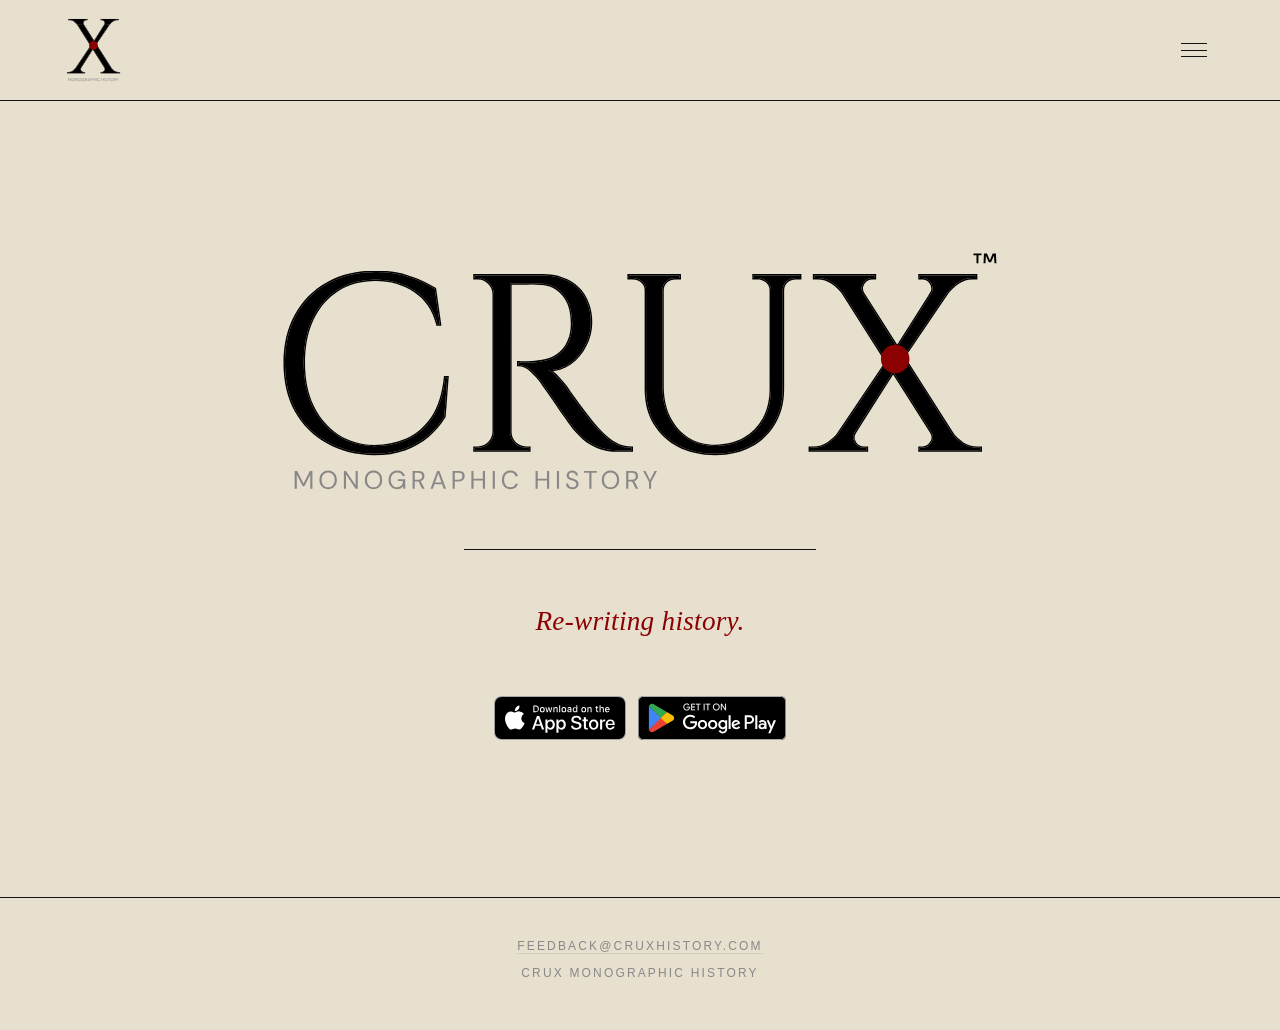
<file: index.html>
<!DOCTYPE html>
<html lang="en-GB">
<head>
<meta charset="utf-8">
<meta name="viewport" content="width=device-width, initial-scale=1">
<title>Crux Monographic History</title>
<meta name="description" content="Serious, sourced historical monographs for time-poor professionals. Read, listen, or take it as a book.">
<link rel="stylesheet" href="styles.css">
</head>
<body>
<a class="skip-link" href="#main">Skip to content</a>

<header class="masthead">
  <a class="masthead__mark" href="index.html" aria-label="CRUX home"><img src="assets/crux-icon.svg" alt=""></a>
  <button class="menu-toggle" type="button" aria-expanded="false" aria-controls="menu" aria-label="Open menu">
    <span></span><span></span><span></span>
  </button>
</header>

<nav class="menu" id="menu" data-open="false" aria-label="Main">
  <ul class="menu__list">
        <li><a href="index.html">Home</a></li>
        <li><a href="about.html">About Us</a></li>
        <li><a href="terms.html">Terms of Service</a></li>
        <li><a href="privacy.html">Privacy Notice</a></li>
        <li><a href="accessibility.html">Accessibility Statement</a></li>
  </ul>
</nav>

<main class="cover" id="main">
  <img class="cover__logo" src="assets/crux-wordmark.svg" alt="CRUX Monographic History" width="788" height="295">

  <hr class="cover__rule">

  <p class="cover__tagline">Re-writing history.</p>

  <div class="stores">
    <a class="stores__link" href="https://apps.apple.com/app/id6798426568" target="_blank" rel="noopener">
      <img class="stores__img" src="assets/Download_on_the_App_Store_Badge_US-UK_RGB_blk_092917.svg" alt="Download on the App Store" width="132" height="44">
    </a>
    <a class="stores__link" href="https://play.google.com/store/apps/details?id=com.cruxhistory.app" target="_blank" rel="noopener">
      <img class="stores__img" src="assets/GetItOnGooglePlay_Badge_Web_color_English.svg" alt="Get it on Google Play" width="148" height="44">
    </a>
  </div>

</main>

<footer class="footer">
  <p><a href="mailto:feedback@cruxhistory.com">feedback@cruxhistory.com</a></p>
  <p>Crux Monographic History</p>
</footer>

<script>
(function () {
  var toggle = document.querySelector('.menu-toggle');
  var menu = document.getElementById('menu');
  if (!toggle || !menu) return;

  function setOpen(open) {
    menu.setAttribute('data-open', String(open));
    toggle.setAttribute('aria-expanded', String(open));
    toggle.setAttribute('aria-label', open ? 'Close menu' : 'Open menu');
    document.body.style.overflow = open ? 'hidden' : '';
    if (open) { var first = menu.querySelector('a'); if (first) first.focus(); }
  }

  toggle.addEventListener('click', function () {
    setOpen(menu.getAttribute('data-open') !== 'true');
  });

  document.addEventListener('keydown', function (e) {
    if (e.key === 'Escape' && menu.getAttribute('data-open') === 'true') {
      setOpen(false);
      toggle.focus();
    }
  });
})();
</script>
</body>
</html>
</file>
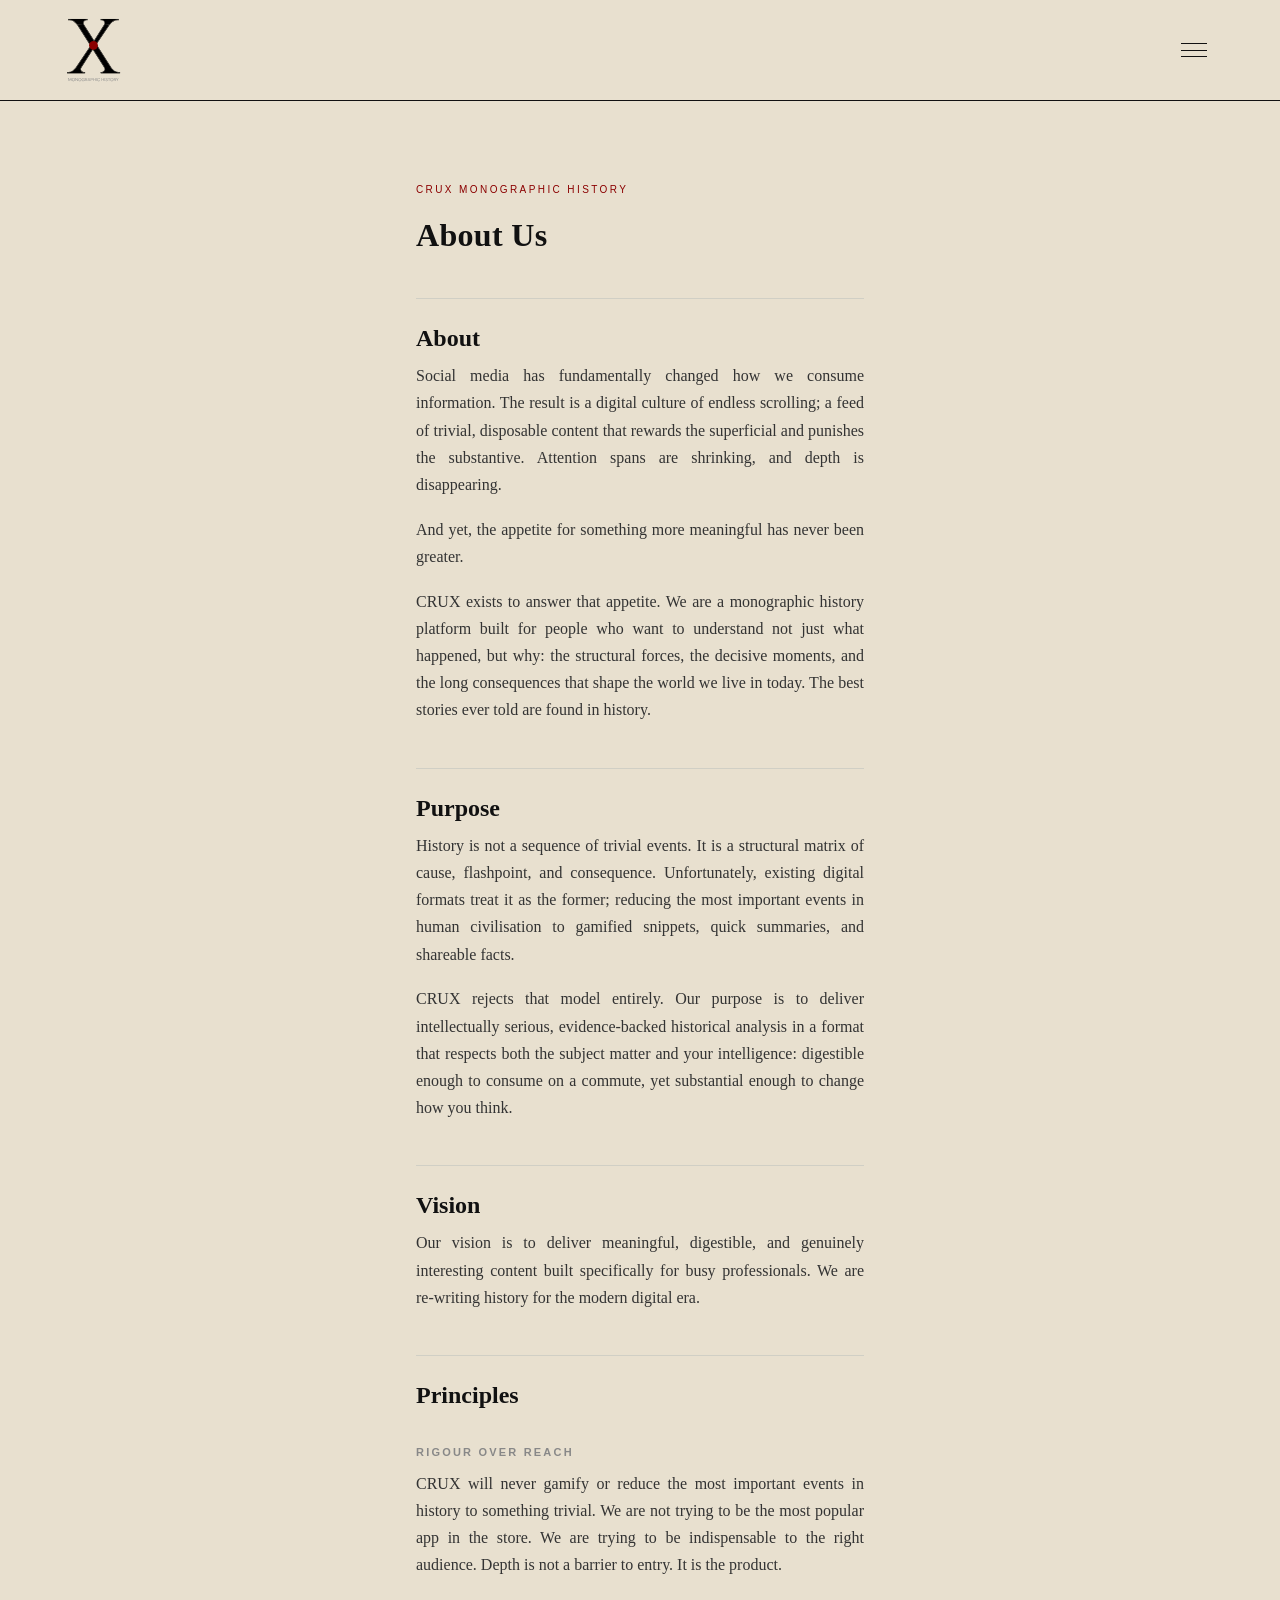
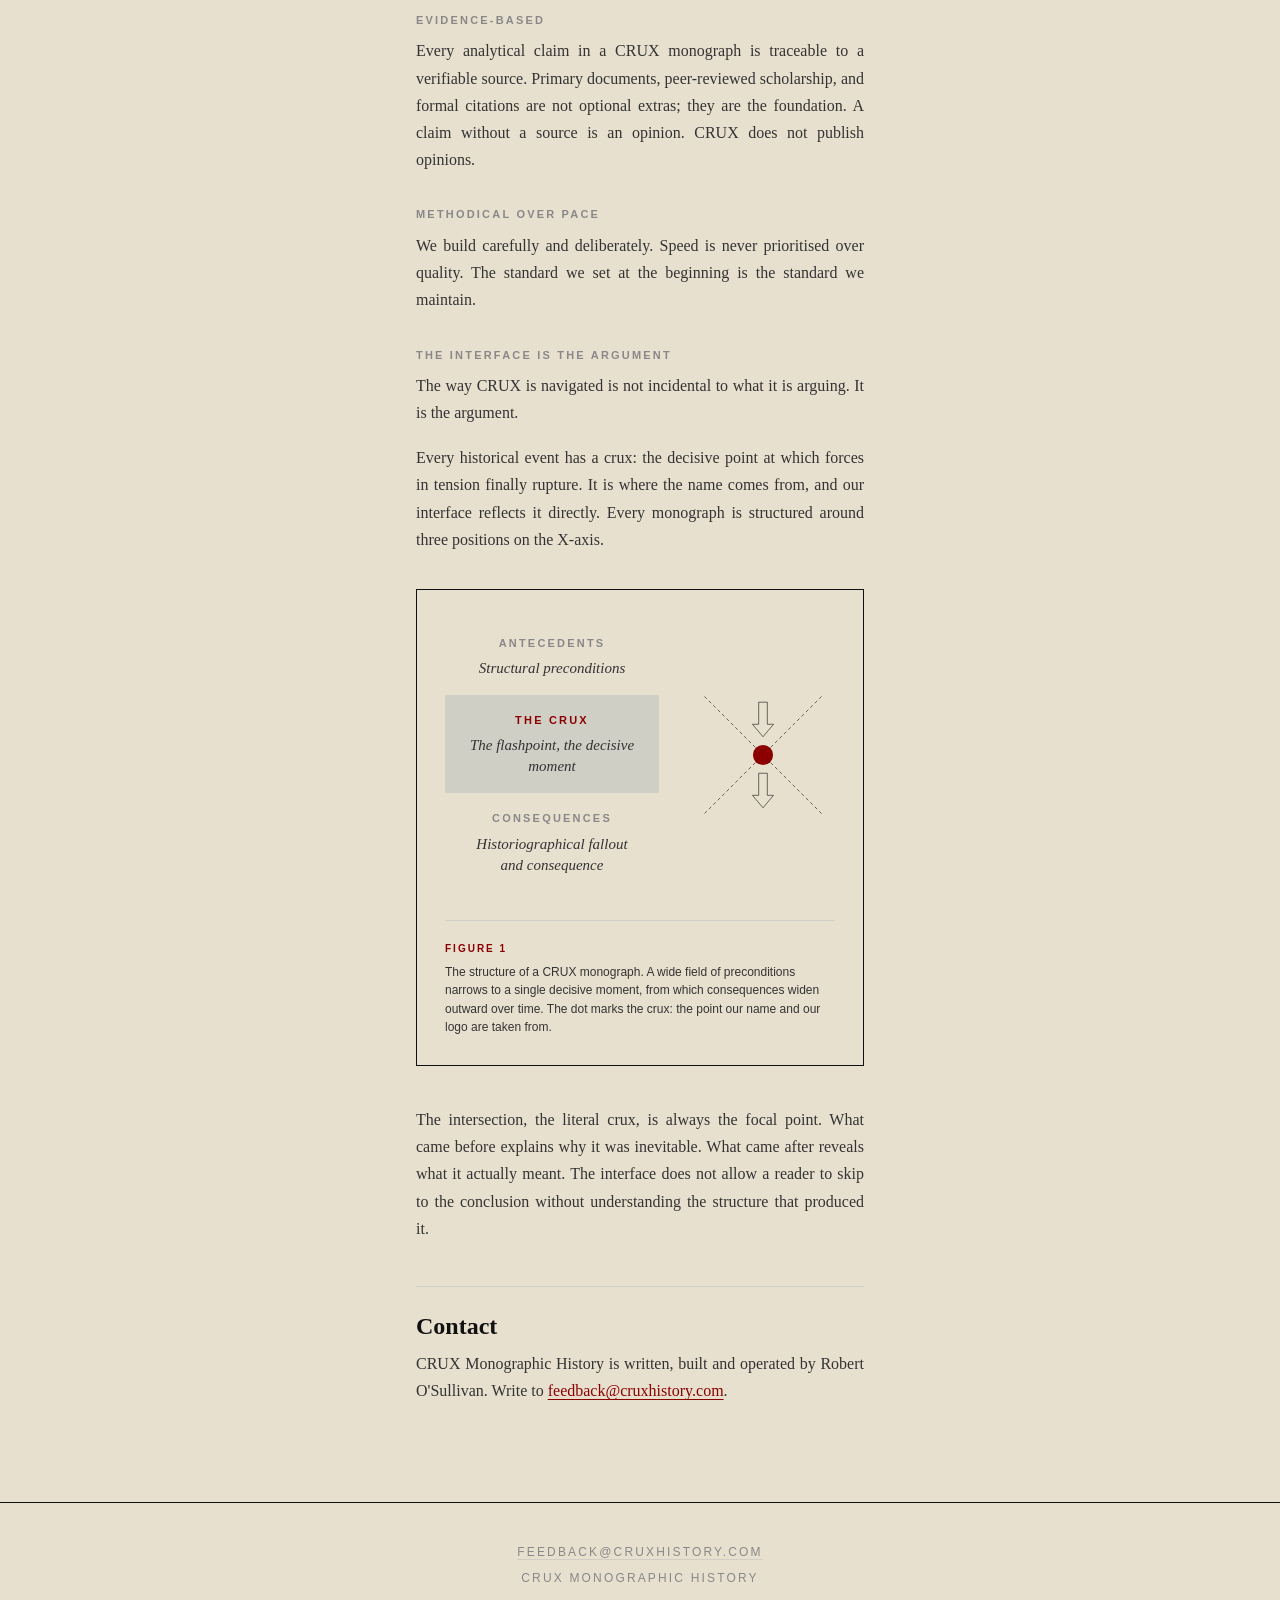
<file: about.html>
<!DOCTYPE html>
<html lang="en-GB">
<head>
<meta charset="utf-8">
<meta name="viewport" content="width=device-width, initial-scale=1">
<title>About Us — Crux Monographic History</title>
<meta name="description" content="Crux publishes serious, sourced historical monographs for readers who want substance without four hundred pages.">
<link rel="stylesheet" href="styles.css">
</head>
<body>
<a class="skip-link" href="#main">Skip to content</a>

<header class="masthead">
  <a class="masthead__mark" href="index.html" aria-label="CRUX home"><img src="assets/crux-icon.svg" alt=""></a>
  <button class="menu-toggle" type="button" aria-expanded="false" aria-controls="menu" aria-label="Open menu">
    <span></span><span></span><span></span>
  </button>
</header>

<nav class="menu" id="menu" data-open="false" aria-label="Main">
  <ul class="menu__list">
        <li><a href="index.html">Home</a></li>
        <li><a href="about.html">About Us</a></li>
        <li><a href="terms.html">Terms of Service</a></li>
        <li><a href="privacy.html">Privacy Notice</a></li>
        <li><a href="accessibility.html">Accessibility Statement</a></li>
  </ul>
</nav>

<main class="document" id="main">
  <p class="document__eyebrow">Crux Monographic History</p>
  <h1>About Us</h1>

  <h2>About</h2>

  <p>Social media has fundamentally changed how we consume information. The result is a digital culture of endless scrolling; a feed of trivial, disposable content that rewards the superficial and punishes the substantive. Attention spans are shrinking, and depth is disappearing.</p>

  <p>And yet, the appetite for something more meaningful has never been greater.</p>

  <p>CRUX exists to answer that appetite. We are a monographic history platform built for people who want to understand not just what happened, but why: the structural forces, the decisive moments, and the long consequences that shape the world we live in today. The best stories ever told are found in history.</p>

  <h2>Purpose</h2>

  <p>History is not a sequence of trivial events. It is a structural matrix of cause, flashpoint, and consequence. Unfortunately, existing digital formats treat it as the former; reducing the most important events in human civilisation to gamified snippets, quick summaries, and shareable facts.</p>

  <p>CRUX rejects that model entirely. Our purpose is to deliver intellectually serious, evidence-backed historical analysis in a format that respects both the subject matter and your intelligence: digestible enough to consume on a commute, yet substantial enough to change how you think.</p>

  <h2>Vision</h2>

  <p>Our vision is to deliver meaningful, digestible, and genuinely interesting content built specifically for busy professionals. We are re-writing history for the modern digital era.</p>

  <h2>Principles</h2>

  <h3>Rigour Over Reach</h3>

  <p>CRUX will never gamify or reduce the most important events in history to something trivial. We are not trying to be the most popular app in the store. We are trying to be indispensable to the right audience. Depth is not a barrier to entry. It is the product.</p>

  <h3>Evidence-Based</h3>

  <p>Every analytical claim in a CRUX monograph is traceable to a verifiable source. Primary documents, peer-reviewed scholarship, and formal citations are not optional extras; they are the foundation. A claim without a source is an opinion. CRUX does not publish opinions.</p>

  <h3>Methodical Over Pace</h3>

  <p>We build carefully and deliberately. Speed is never prioritised over quality. The standard we set at the beginning is the standard we maintain.</p>

  <h3>The Interface Is the Argument</h3>

  <p>The way CRUX is navigated is not incidental to what it is arguing. It is the argument.</p>

  <p>Every historical event has a crux: the decisive point at which forces in tension finally rupture. It is where the name comes from, and our interface reflects it directly. Every monograph is structured around three positions on the X-axis.</p>

  <figure class="figure">
    <div class="figure__body">
      <div class="figure__key">
        <div class="figure__row">
          <span class="figure__label">Antecedents</span>
          <span class="figure__note">Structural preconditions</span>
        </div>
        <div class="figure__row figure__row--crux">
          <span class="figure__label">The Crux</span>
          <span class="figure__note">The flashpoint, the decisive moment</span>
        </div>
        <div class="figure__row">
          <span class="figure__label">Consequences</span>
          <span class="figure__note">Historiographical fallout and consequence</span>
        </div>
      </div>
      <img class="figure__x" src="assets/crux-axis.svg" alt="Two dashed lines cross to form an X. An arrow points down into the crossing point, and a second arrow continues downward away from it, widening out below.">
    </div>
    <figcaption><b>Figure 1</b>The structure of a CRUX monograph. A wide field of preconditions narrows to a single decisive moment, from which consequences widen outward over time. The dot marks the crux: the point our name and our logo are taken from.</figcaption>
  </figure>

  <p>The intersection, the literal crux, is always the focal point. What came before explains why it was inevitable. What came after reveals what it actually meant. The interface does not allow a reader to skip to the conclusion without understanding the structure that produced it.</p>

  <h2>Contact</h2>

  <p>CRUX Monographic History is written, built and operated by Robert O'Sullivan. Write to <a href="mailto:feedback@cruxhistory.com">feedback@cruxhistory.com</a>.</p>
</main>

<footer class="footer">
  <p><a href="mailto:feedback@cruxhistory.com">feedback@cruxhistory.com</a></p>
  <p>Crux Monographic History</p>
</footer>

<script>
(function () {
  var toggle = document.querySelector('.menu-toggle');
  var menu = document.getElementById('menu');
  if (!toggle || !menu) return;

  function setOpen(open) {
    menu.setAttribute('data-open', String(open));
    toggle.setAttribute('aria-expanded', String(open));
    toggle.setAttribute('aria-label', open ? 'Close menu' : 'Open menu');
    document.body.style.overflow = open ? 'hidden' : '';
    if (open) { var first = menu.querySelector('a'); if (first) first.focus(); }
  }

  toggle.addEventListener('click', function () {
    setOpen(menu.getAttribute('data-open') !== 'true');
  });

  document.addEventListener('keydown', function (e) {
    if (e.key === 'Escape' && menu.getAttribute('data-open') === 'true') {
      setOpen(false);
      toggle.focus();
    }
  });
})();
</script>
</body>
</html>
</file>
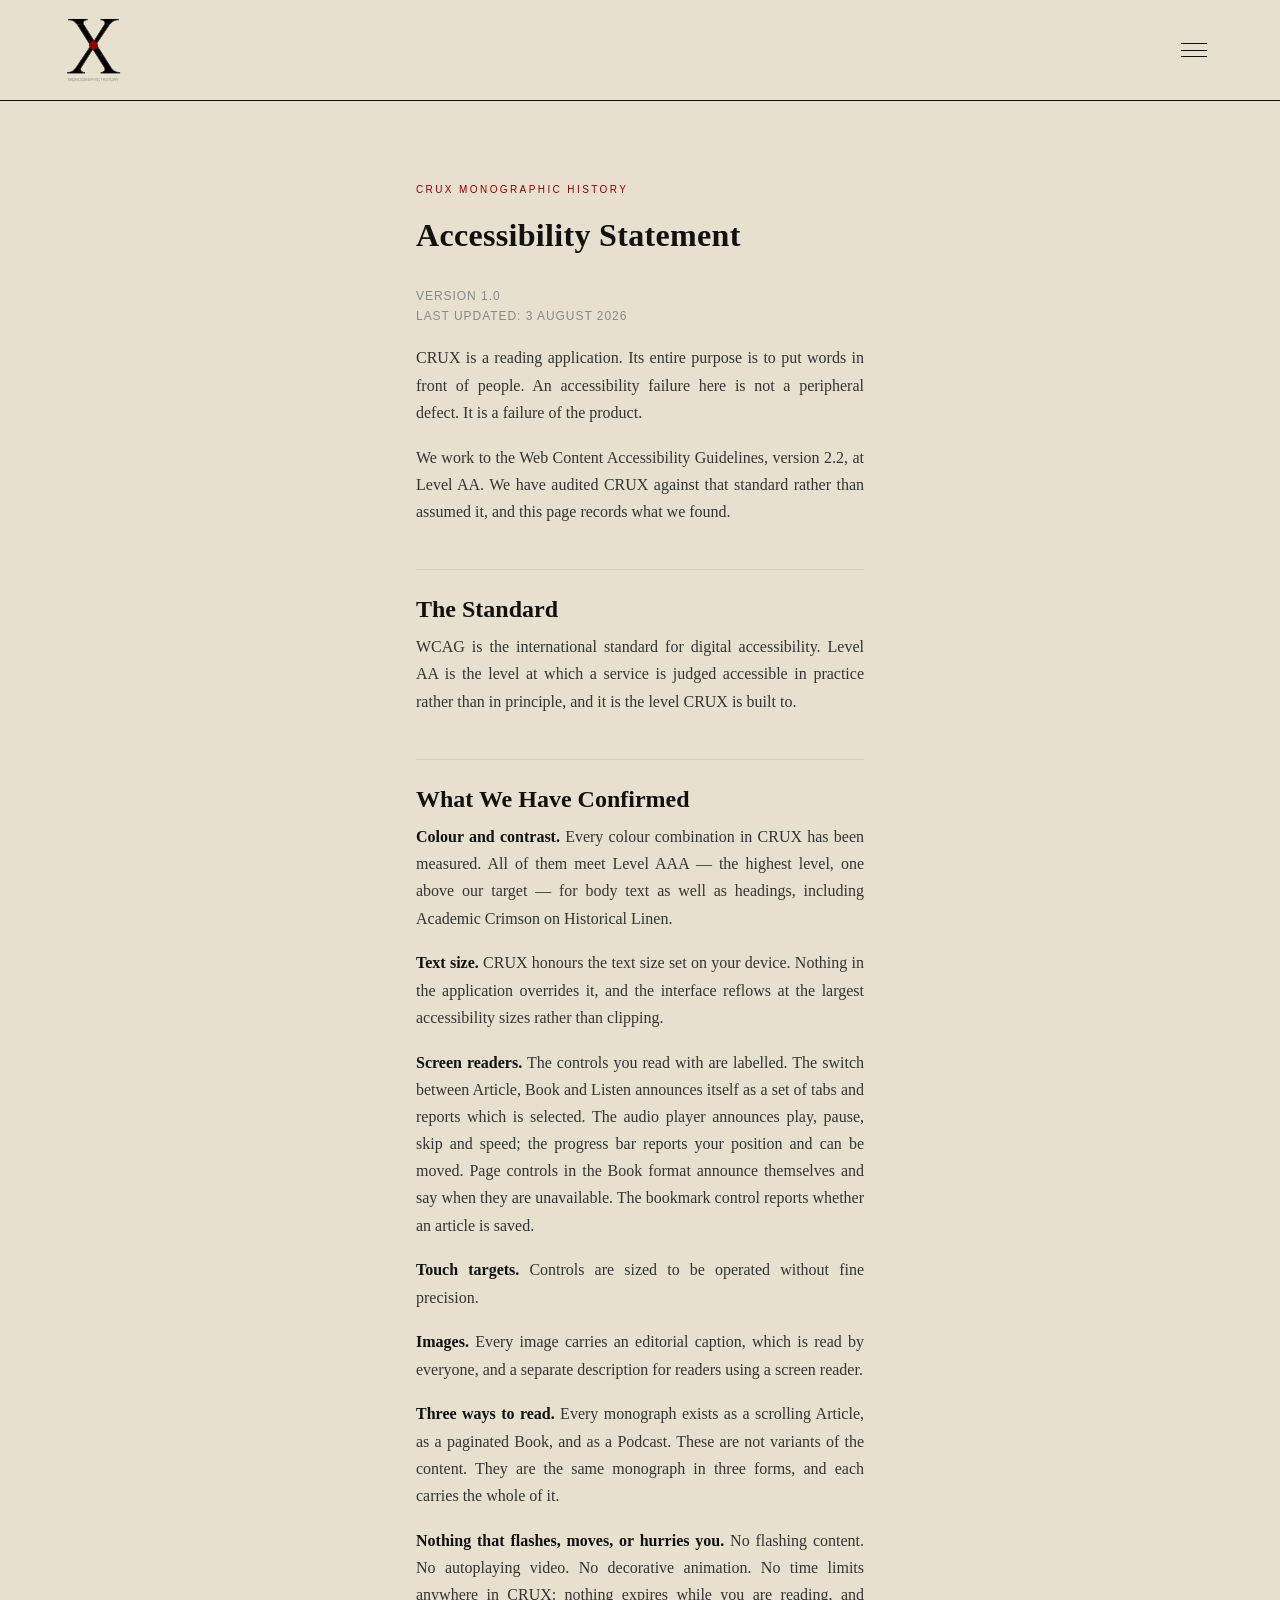
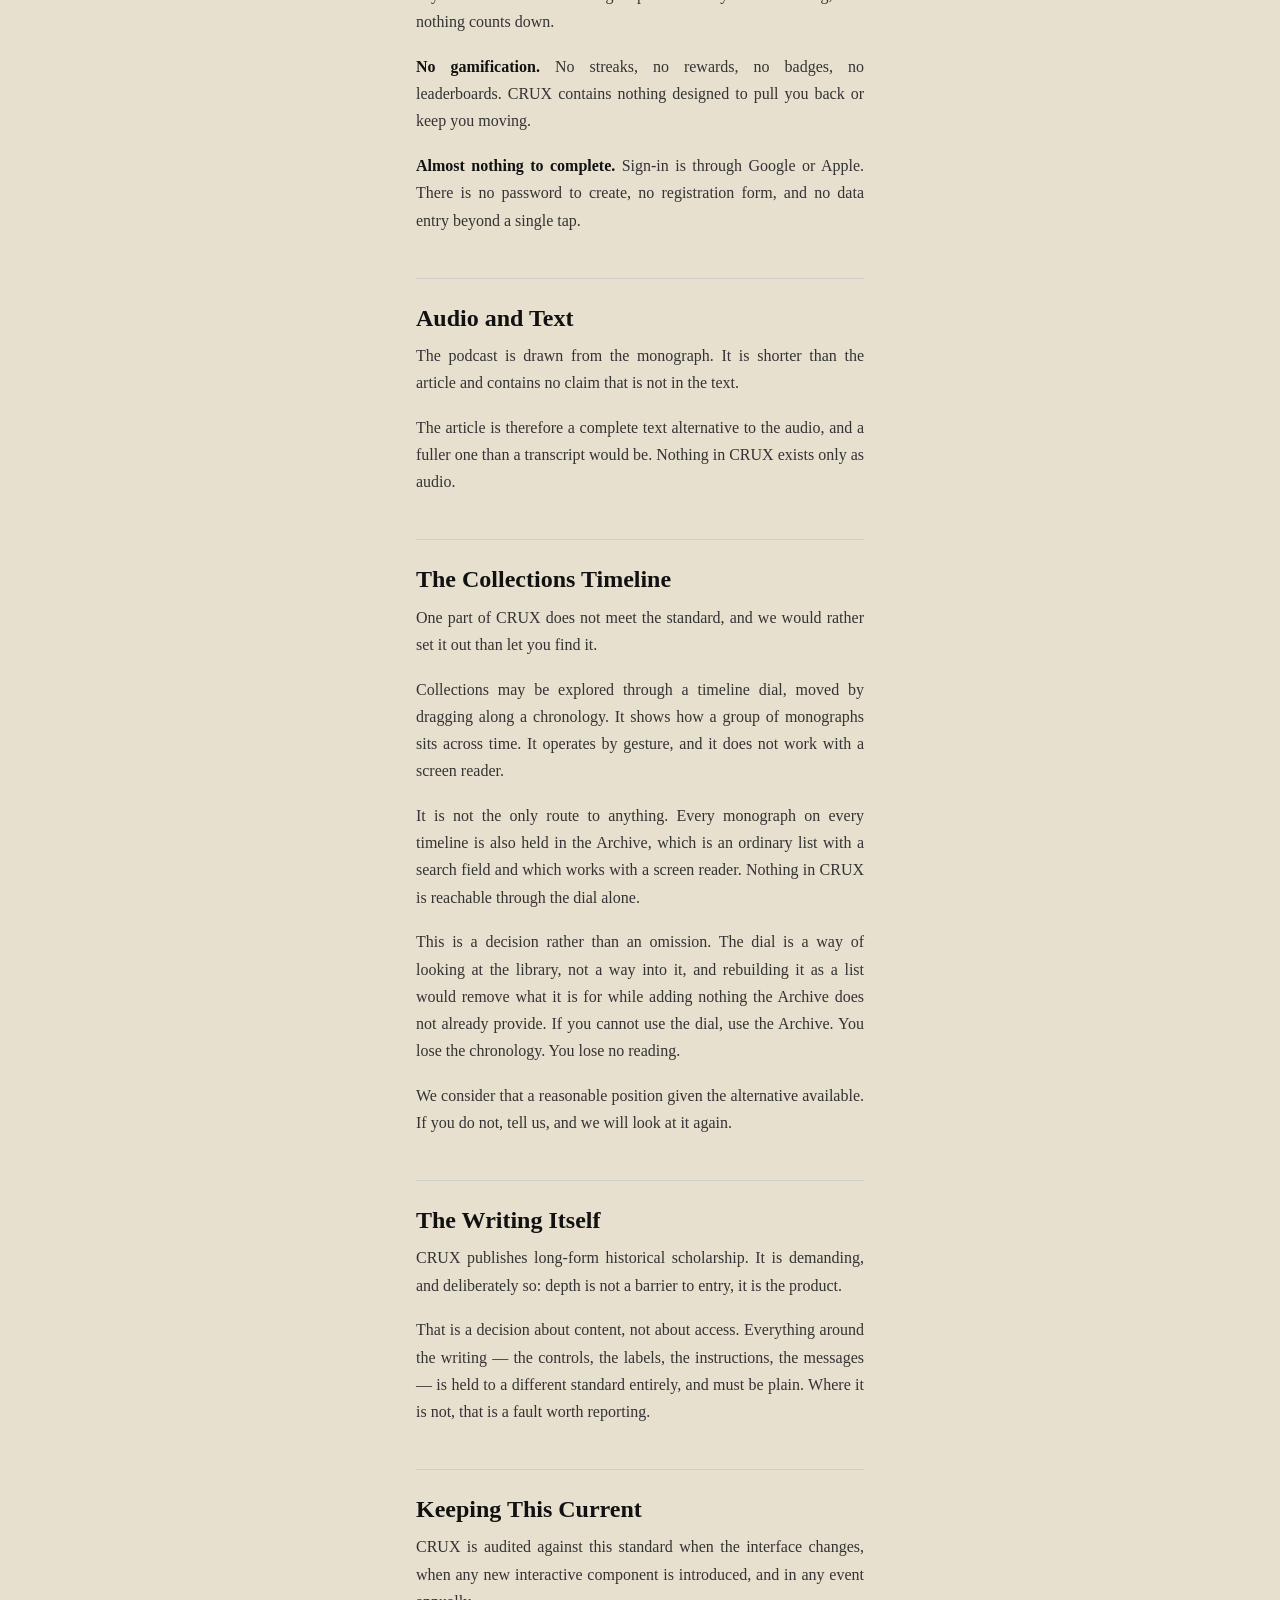
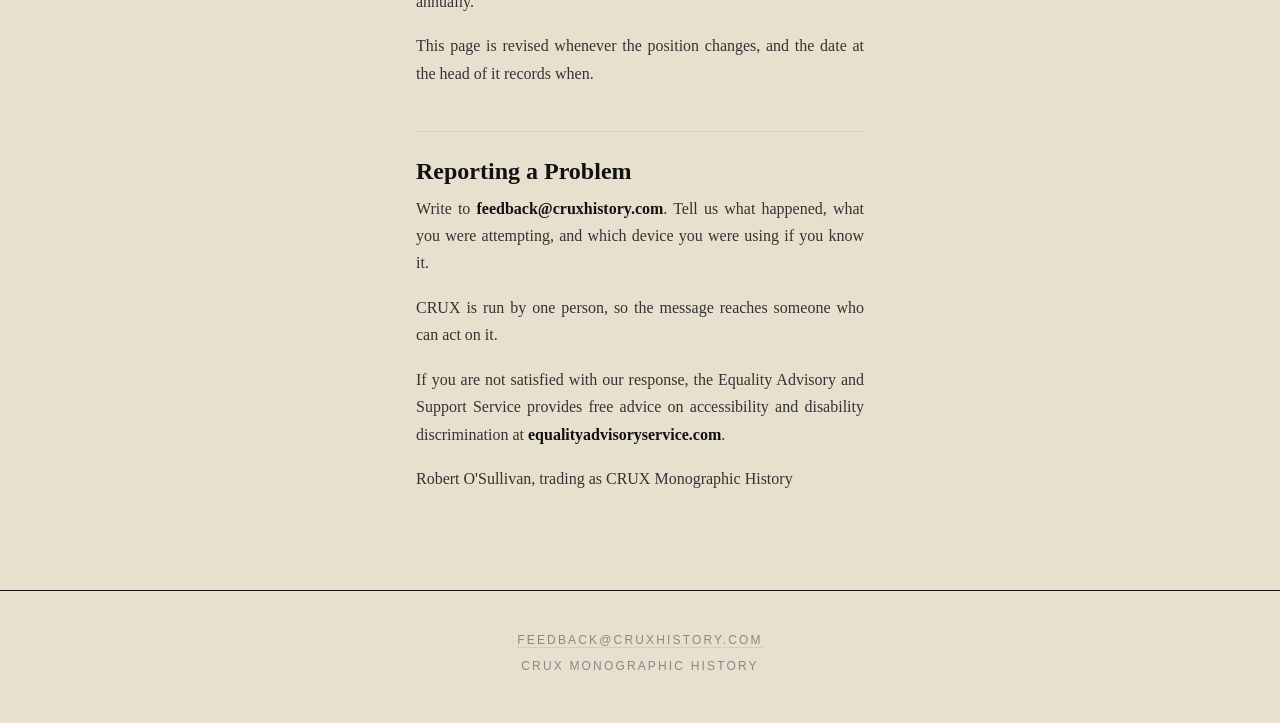
<file: accessibility.html>
<!DOCTYPE html>
<html lang="en-GB">
<head>
<meta charset="utf-8">
<meta name="viewport" content="width=device-width, initial-scale=1">
<title>Accessibility Statement — Crux Monographic History</title>
<meta name="description" content="How Crux Monographic History meets WCAG 2.2 Level AA.">
<link rel="stylesheet" href="styles.css">
</head>
<body>
<a class="skip-link" href="#main">Skip to content</a>

<header class="masthead">
  <a class="masthead__mark" href="index.html" aria-label="CRUX home"><img src="assets/crux-icon.svg" alt=""></a>
  <button class="menu-toggle" type="button" aria-expanded="false" aria-controls="menu" aria-label="Open menu">
    <span></span><span></span><span></span>
  </button>
</header>

<nav class="menu" id="menu" data-open="false" aria-label="Main">
  <ul class="menu__list">
        <li><a href="index.html">Home</a></li>
        <li><a href="about.html">About Us</a></li>
        <li><a href="terms.html">Terms of Service</a></li>
        <li><a href="privacy.html">Privacy Notice</a></li>
        <li><a href="accessibility.html">Accessibility Statement</a></li>
  </ul>
</nav>
<main class="document" id="main">
  <p class="document__eyebrow">Crux Monographic History</p>
  <h1>Accessibility Statement</h1>
  <p class="document__meta">Version 1.0<br>Last Updated: 3 August 2026</p>
<hr />
<p>CRUX is a reading application. Its entire purpose is to put words in front of people. An accessibility failure here is not a peripheral defect. It is a failure of the product.</p>
<p>We work to the Web Content Accessibility Guidelines, version 2.2, at Level AA. We have audited CRUX against that standard rather than assumed it, and this page records what we found.</p>
<hr />
<h2>The Standard</h2>
<p>WCAG is the international standard for digital accessibility. Level AA is the level at which a service is judged accessible in practice rather than in principle, and it is the level CRUX is built to.</p>
<hr />
<h2>What We Have Confirmed</h2>
<p><strong>Colour and contrast.</strong> Every colour combination in CRUX has been measured. All of them meet Level AAA — the highest level, one above our target — for body text as well as headings, including Academic Crimson on Historical Linen.</p>
<p><strong>Text size.</strong> CRUX honours the text size set on your device. Nothing in the application overrides it, and the interface reflows at the largest accessibility sizes rather than clipping.</p>
<p><strong>Screen readers.</strong> The controls you read with are labelled. The switch between Article, Book and Listen announces itself as a set of tabs and reports which is selected. The audio player announces play, pause, skip and speed; the progress bar reports your position and can be moved. Page controls in the Book format announce themselves and say when they are unavailable. The bookmark control reports whether an article is saved.</p>
<p><strong>Touch targets.</strong> Controls are sized to be operated without fine precision.</p>
<p><strong>Images.</strong> Every image carries an editorial caption, which is read by everyone, and a separate description for readers using a screen reader.</p>
<p><strong>Three ways to read.</strong> Every monograph exists as a scrolling Article, as a paginated Book, and as a Podcast. These are not variants of the content. They are the same monograph in three forms, and each carries the whole of it.</p>
<p><strong>Nothing that flashes, moves, or hurries you.</strong> No flashing content. No autoplaying video. No decorative animation. No time limits anywhere in CRUX: nothing expires while you are reading, and nothing counts down.</p>
<p><strong>No gamification.</strong> No streaks, no rewards, no badges, no leaderboards. CRUX contains nothing designed to pull you back or keep you moving.</p>
<p><strong>Almost nothing to complete.</strong> Sign-in is through Google or Apple. There is no password to create, no registration form, and no data entry beyond a single tap.</p>
<hr />
<h2>Audio and Text</h2>
<p>The podcast is drawn from the monograph. It is shorter than the article and contains no claim that is not in the text.</p>
<p>The article is therefore a complete text alternative to the audio, and a fuller one than a transcript would be. Nothing in CRUX exists only as audio.</p>
<hr />
<h2>The Collections Timeline</h2>
<p>One part of CRUX does not meet the standard, and we would rather set it out than let you find it.</p>
<p>Collections may be explored through a timeline dial, moved by dragging along a chronology. It shows how a group of monographs sits across time. It operates by gesture, and it does not work with a screen reader.</p>
<p>It is not the only route to anything. Every monograph on every timeline is also held in the Archive, which is an ordinary list with a search field and which works with a screen reader. Nothing in CRUX is reachable through the dial alone.</p>
<p>This is a decision rather than an omission. The dial is a way of looking at the library, not a way into it, and rebuilding it as a list would remove what it is for while adding nothing the Archive does not already provide. If you cannot use the dial, use the Archive. You lose the chronology. You lose no reading.</p>
<p>We consider that a reasonable position given the alternative available. If you do not, tell us, and we will look at it again.</p>
<hr />
<h2>The Writing Itself</h2>
<p>CRUX publishes long-form historical scholarship. It is demanding, and deliberately so: depth is not a barrier to entry, it is the product.</p>
<p>That is a decision about content, not about access. Everything around the writing — the controls, the labels, the instructions, the messages — is held to a different standard entirely, and must be plain. Where it is not, that is a fault worth reporting.</p>
<hr />
<h2>Keeping This Current</h2>
<p>CRUX is audited against this standard when the interface changes, when any new interactive component is introduced, and in any event annually.</p>
<p>This page is revised whenever the position changes, and the date at the head of it records when.</p>
<hr />
<h2>Reporting a Problem</h2>
<p>Write to <strong>feedback@cruxhistory.com</strong>. Tell us what happened, what you were attempting, and which device you were using if you know it.</p>
<p>CRUX is run by one person, so the message reaches someone who can act on it.</p>
<p>If you are not satisfied with our response, the Equality Advisory and Support Service provides free advice on accessibility and disability discrimination at <strong>equalityadvisoryservice.com</strong>.</p>
<hr />
<p>Robert O'Sullivan, trading as CRUX Monographic History</p>
</main>
<footer class="footer">
  <p><a href="mailto:feedback@cruxhistory.com">feedback@cruxhistory.com</a></p>
  <p>Crux Monographic History</p>
</footer>

<script>
(function () {
  var toggle = document.querySelector('.menu-toggle');
  var menu = document.getElementById('menu');
  if (!toggle || !menu) return;

  function setOpen(open) {
    menu.setAttribute('data-open', String(open));
    toggle.setAttribute('aria-expanded', String(open));
    toggle.setAttribute('aria-label', open ? 'Close menu' : 'Open menu');
    document.body.style.overflow = open ? 'hidden' : '';
    if (open) { var first = menu.querySelector('a'); if (first) first.focus(); }
  }

  toggle.addEventListener('click', function () {
    setOpen(menu.getAttribute('data-open') !== 'true');
  });

  document.addEventListener('keydown', function (e) {
    if (e.key === 'Escape' && menu.getAttribute('data-open') === 'true') {
      setOpen(false);
      toggle.focus();
    }
  });
})();
</script>
</body>
</html>
</file>
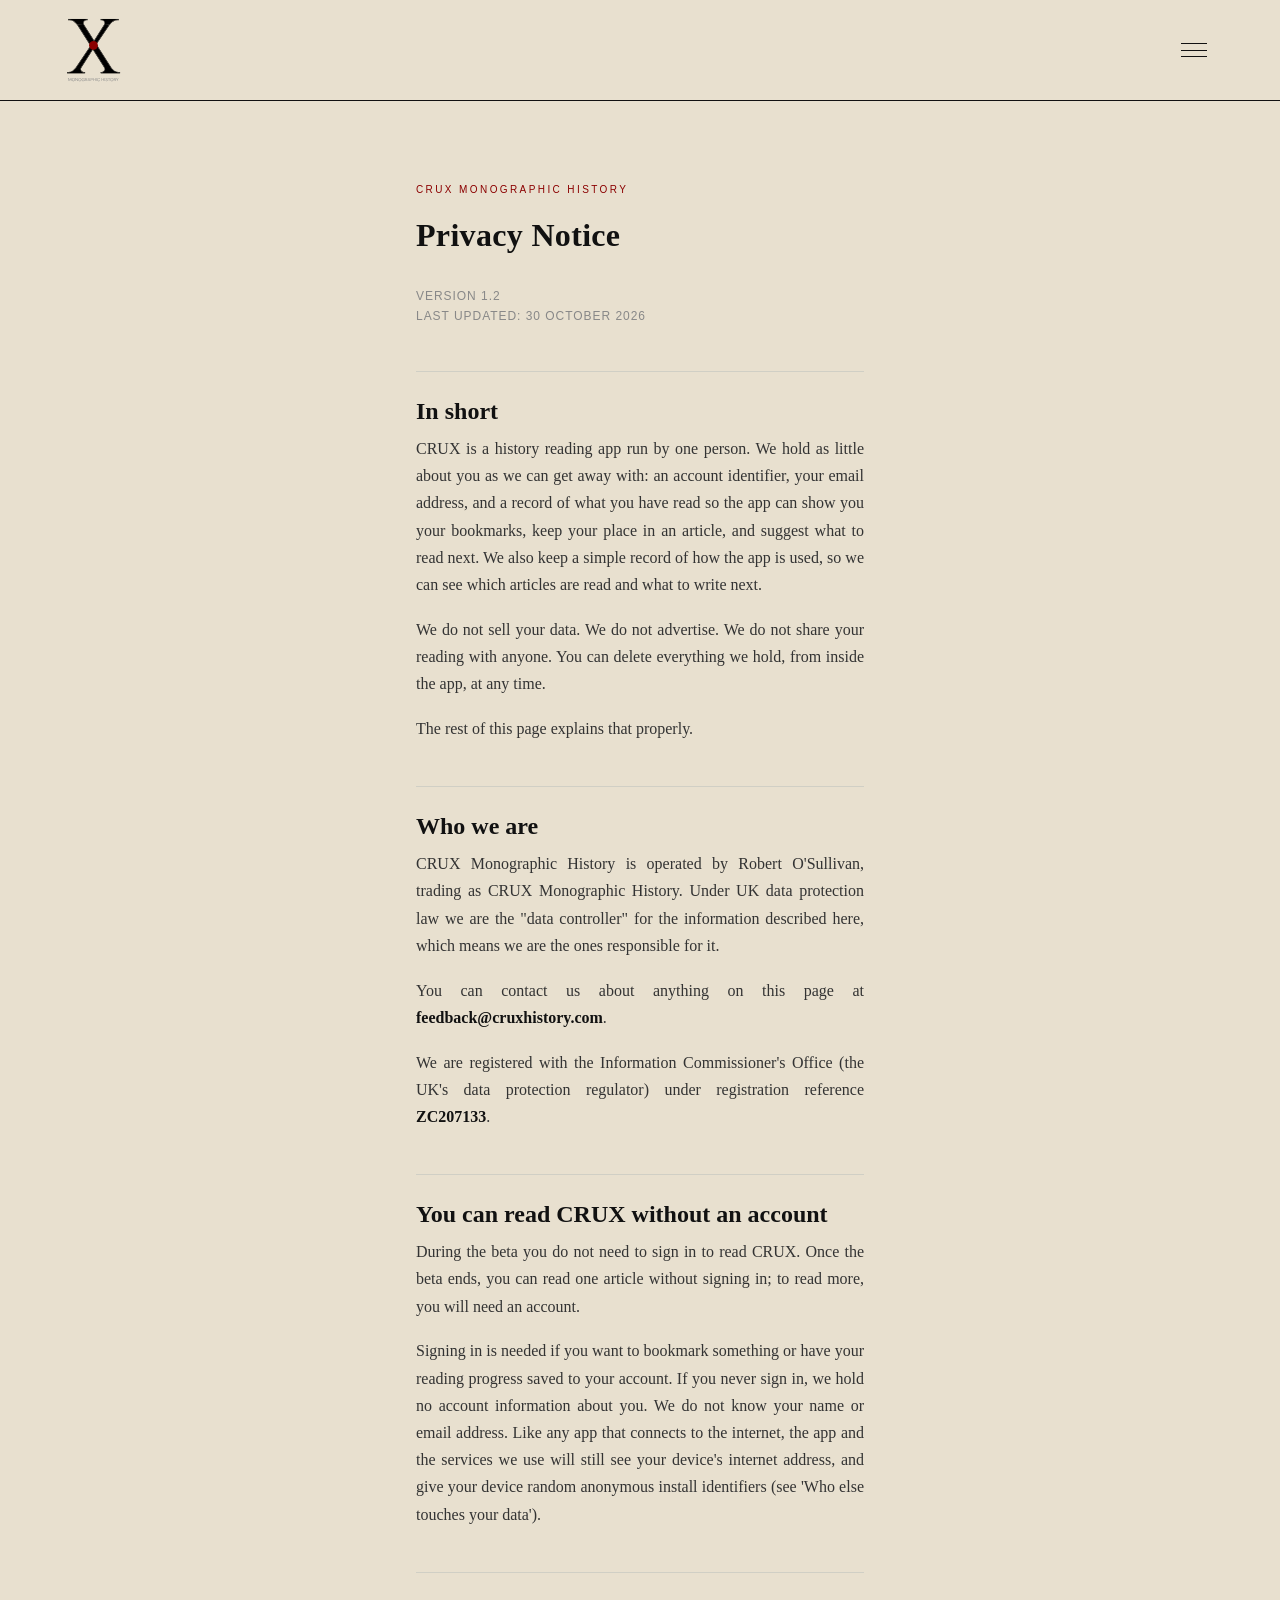
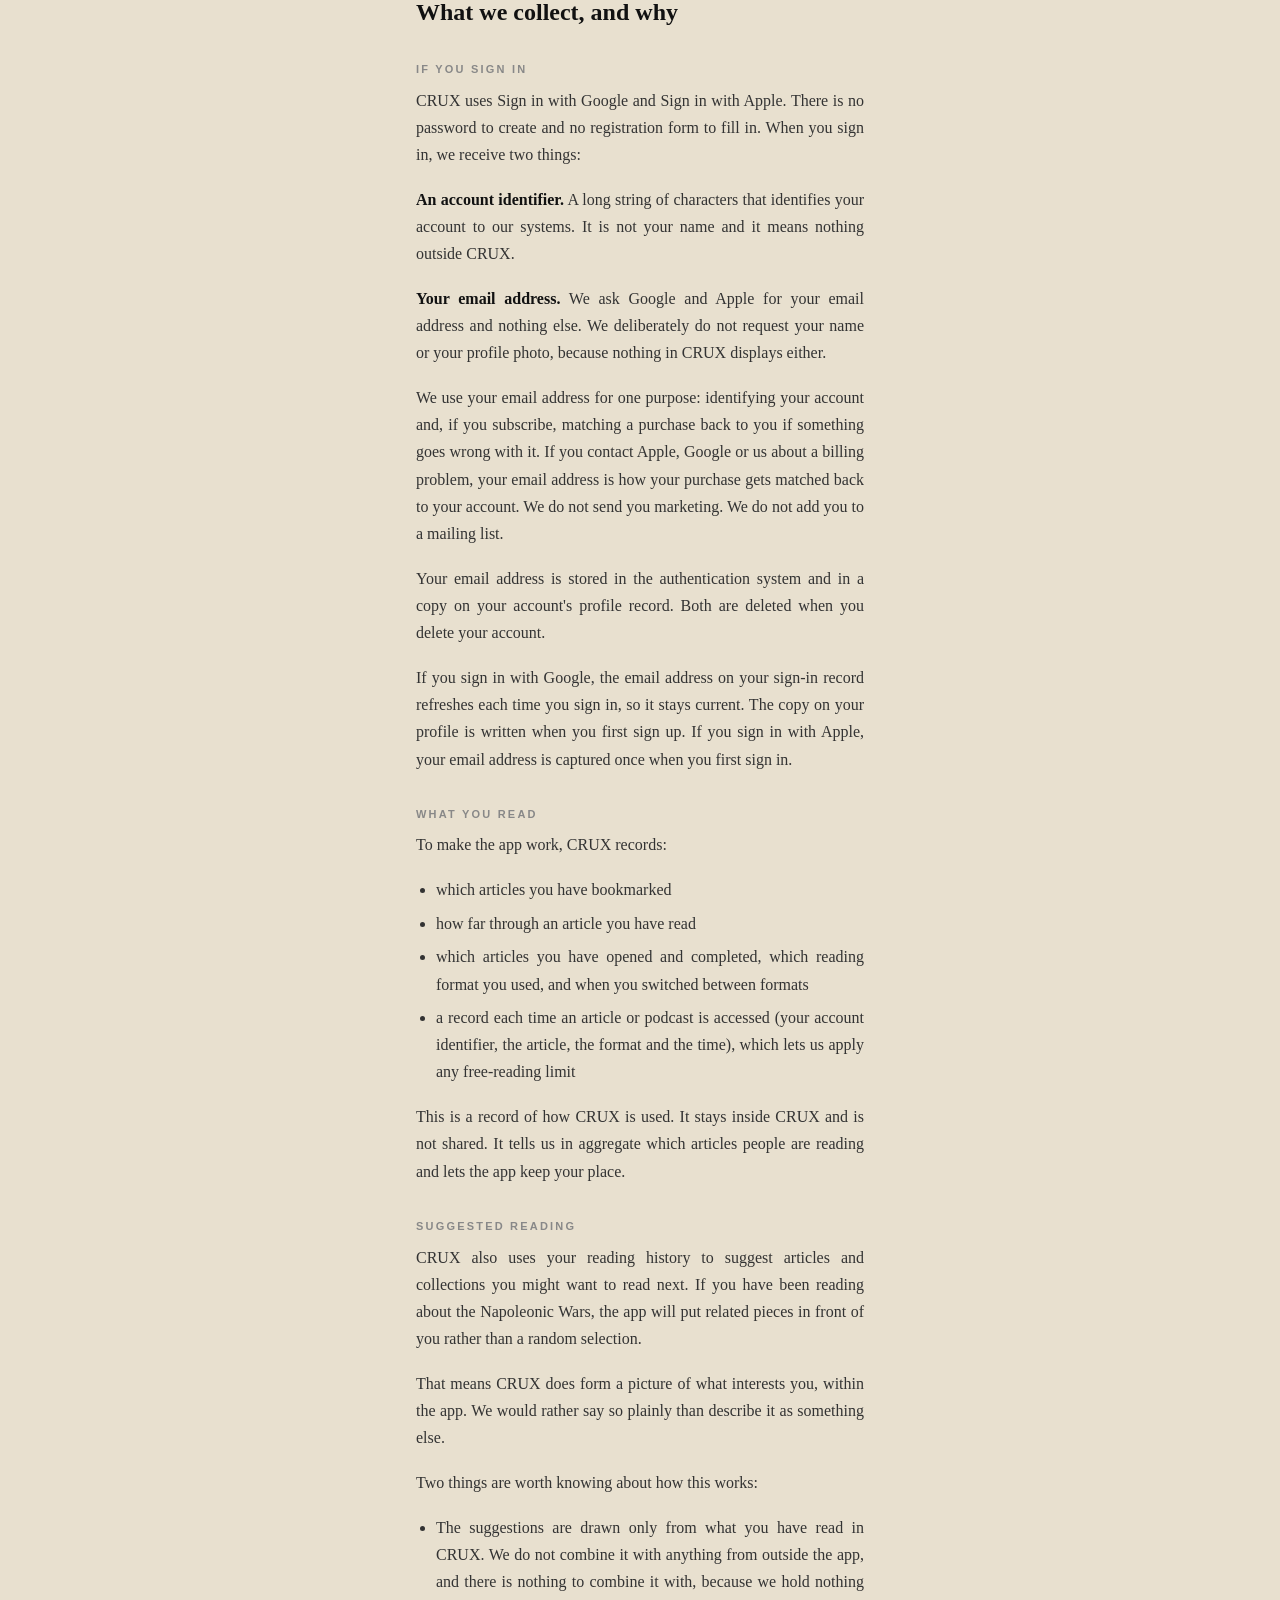
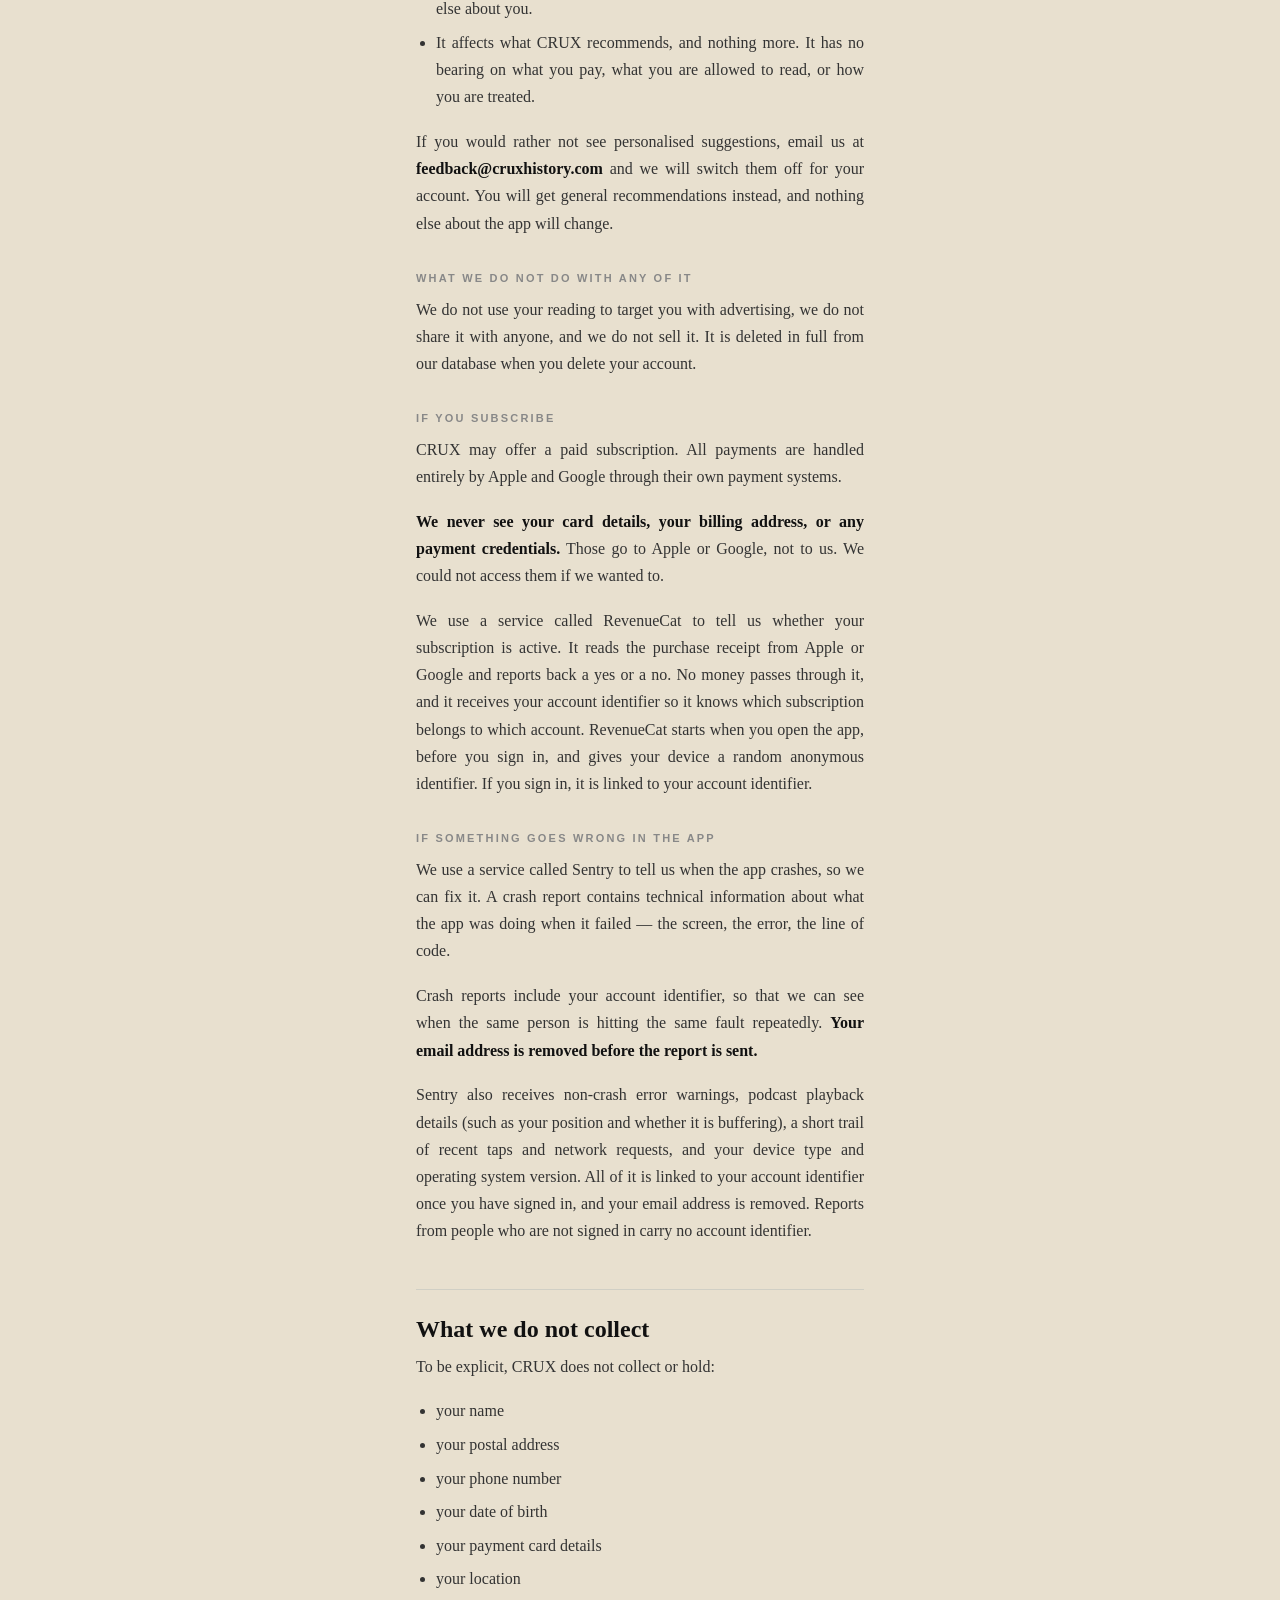
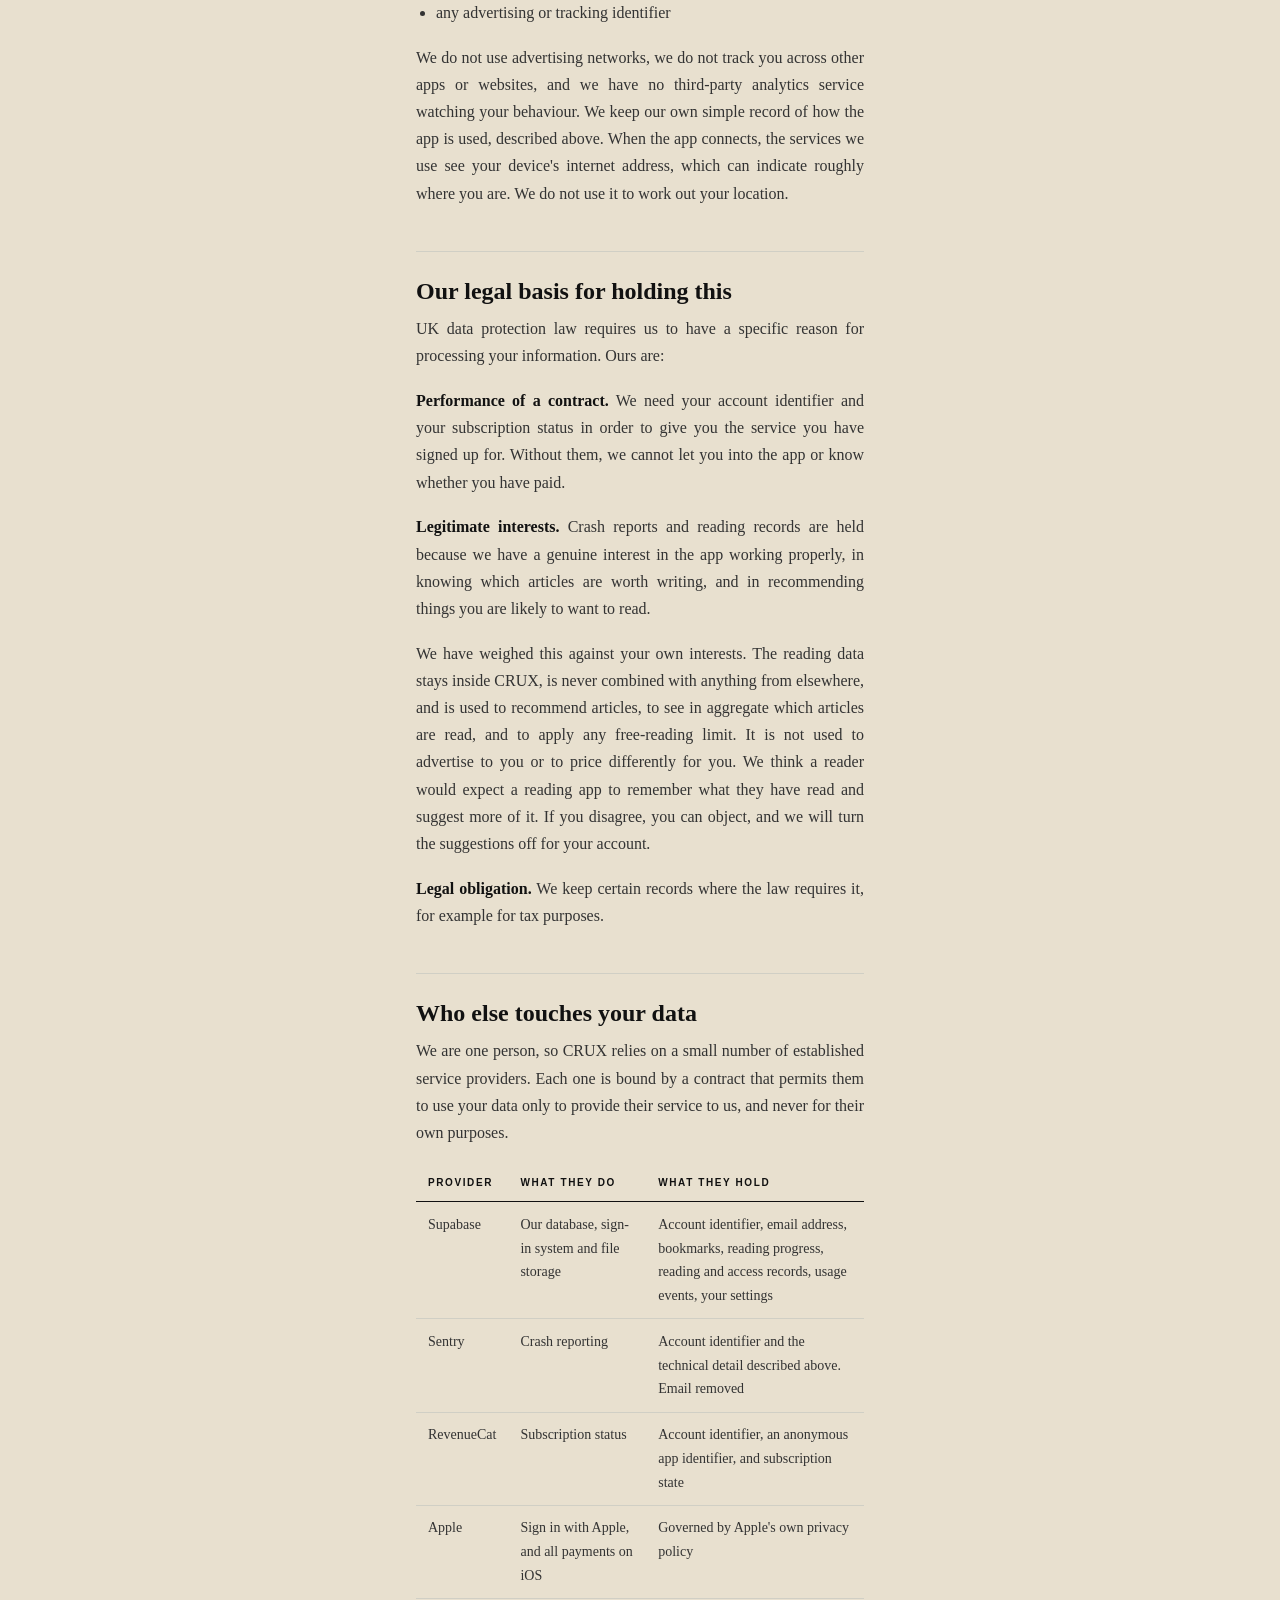
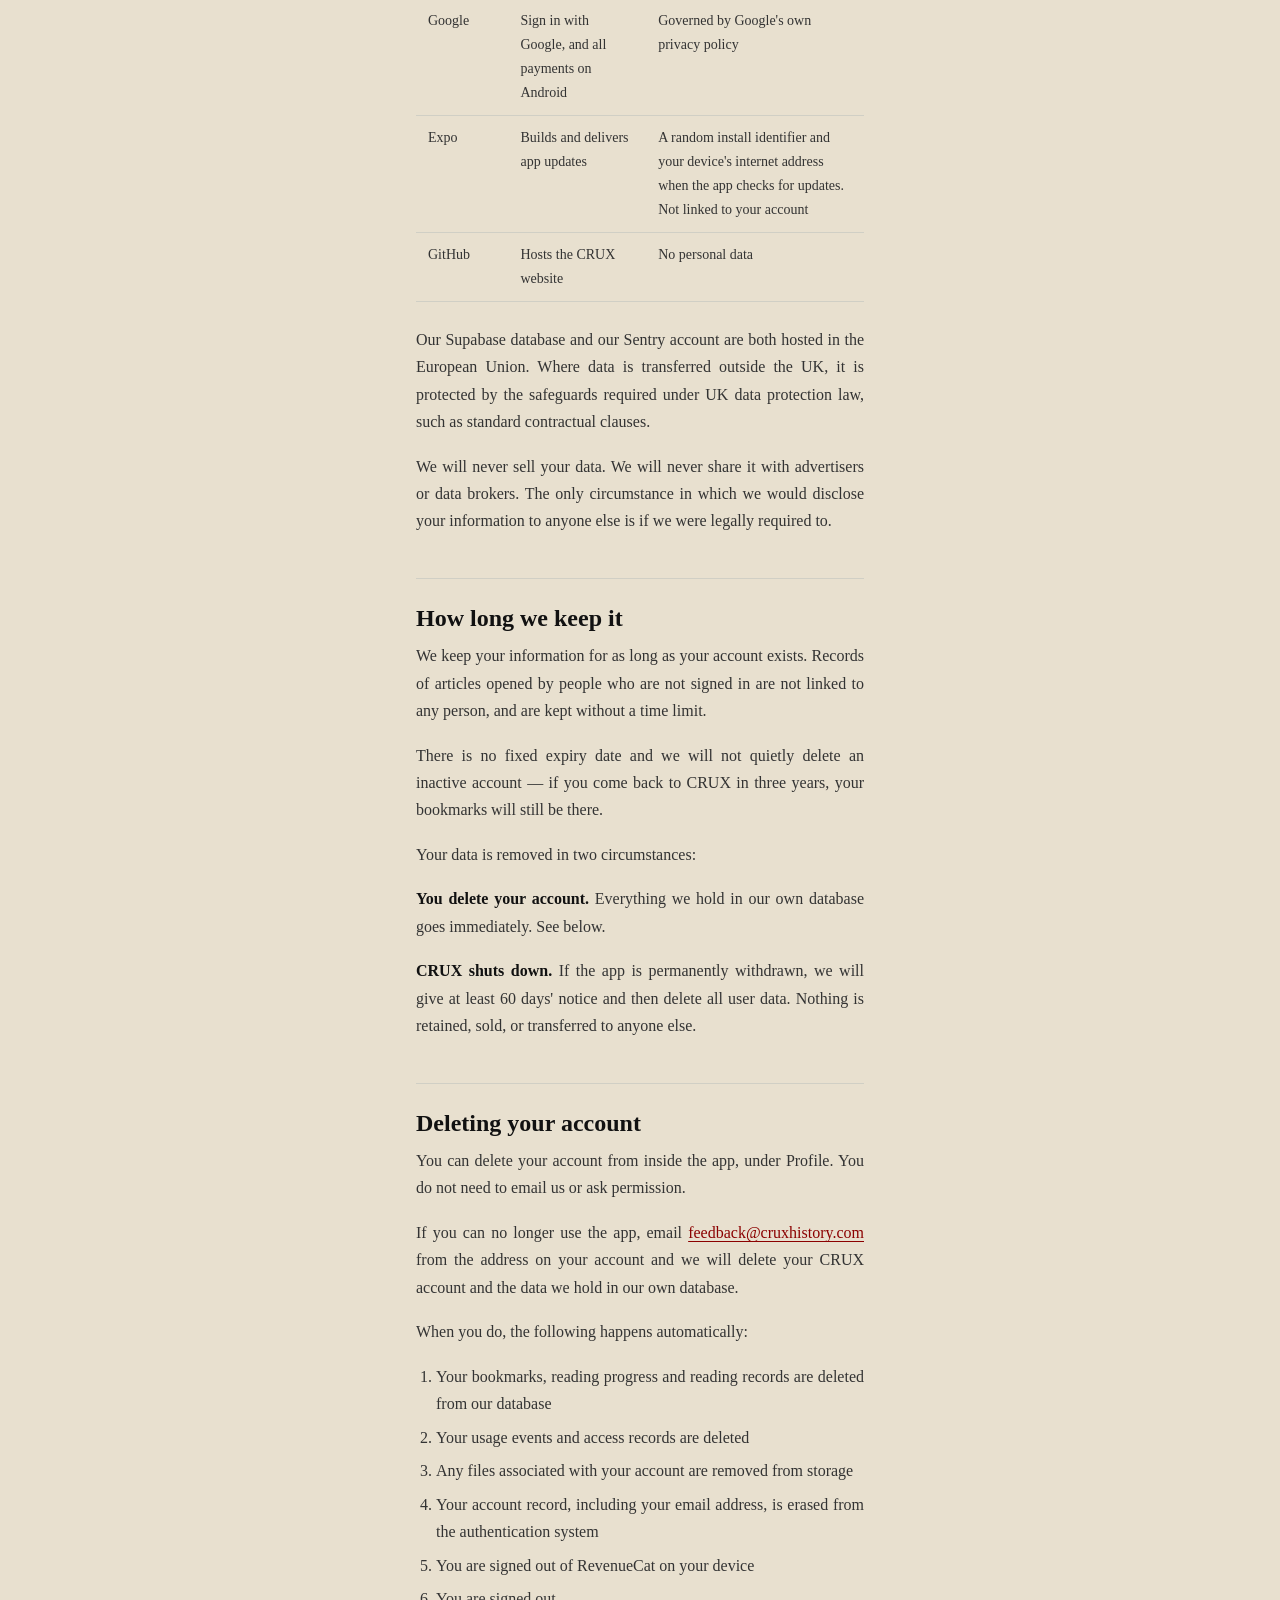
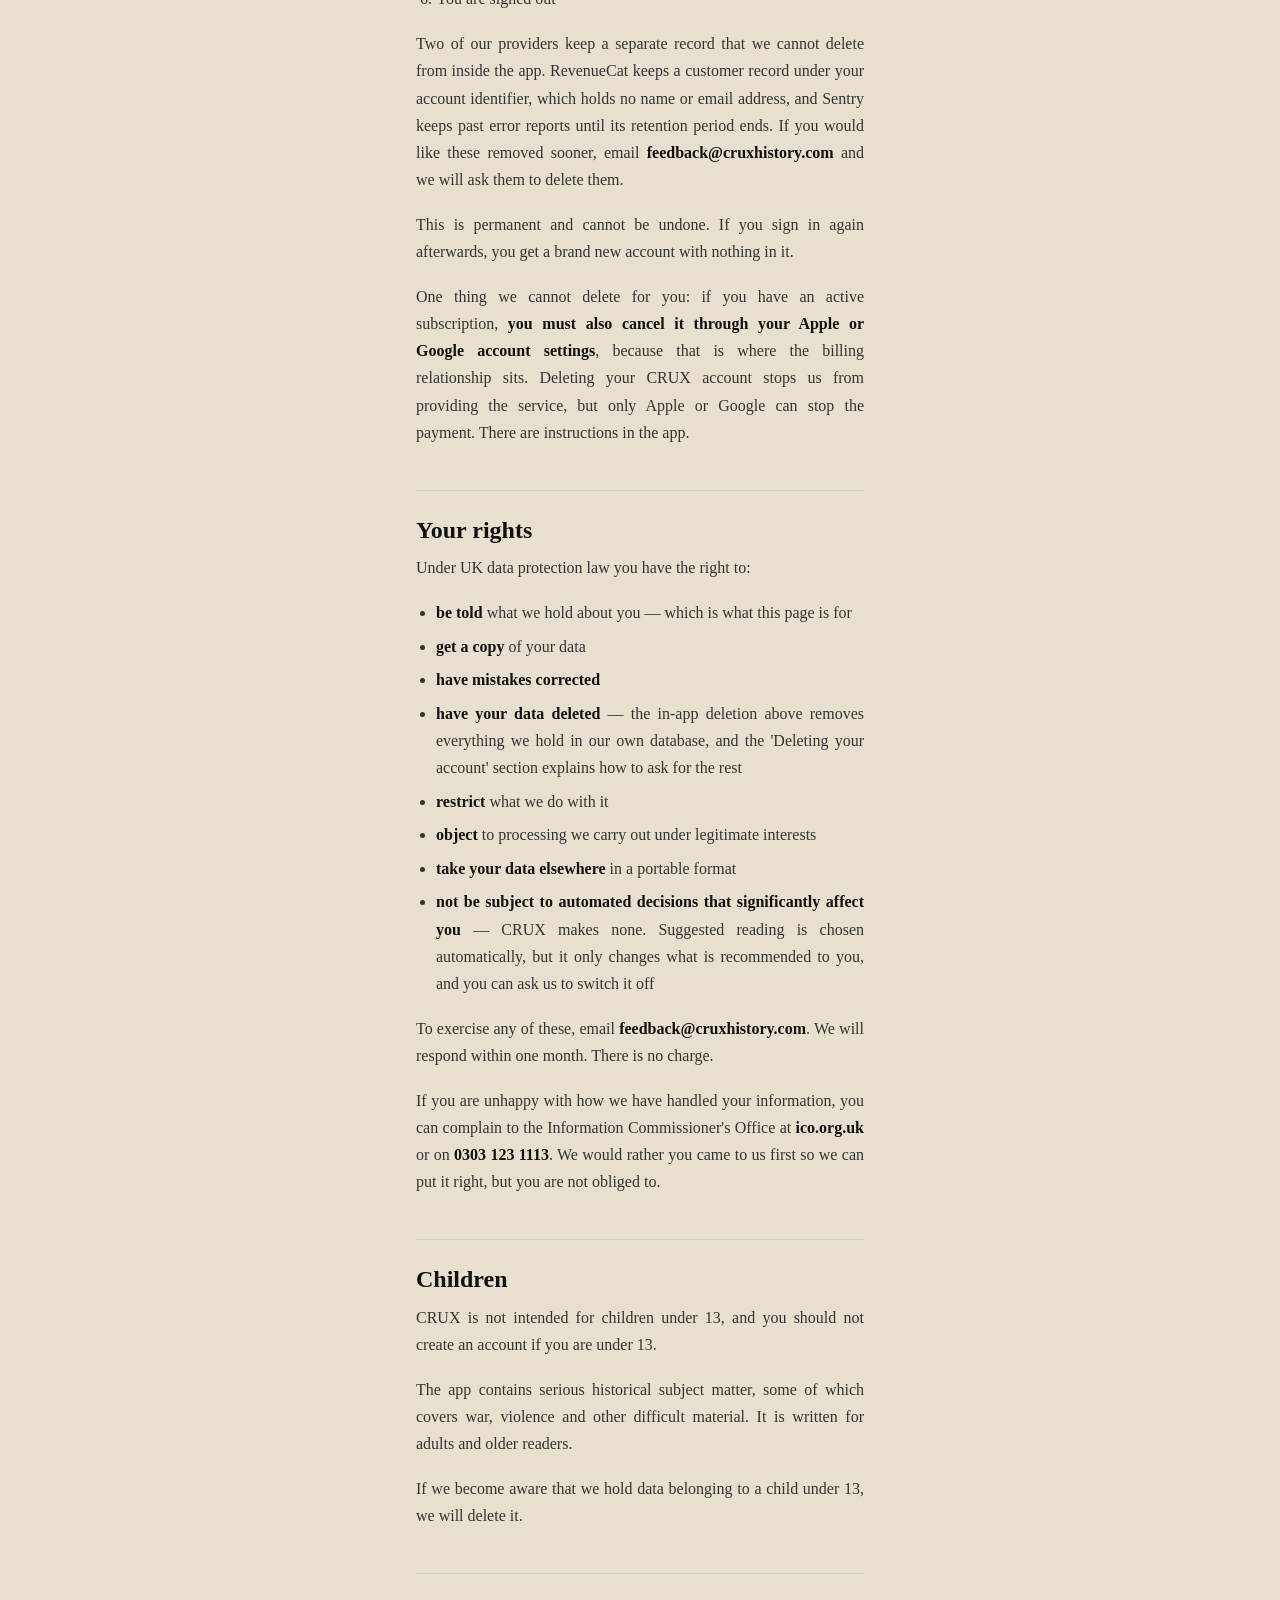
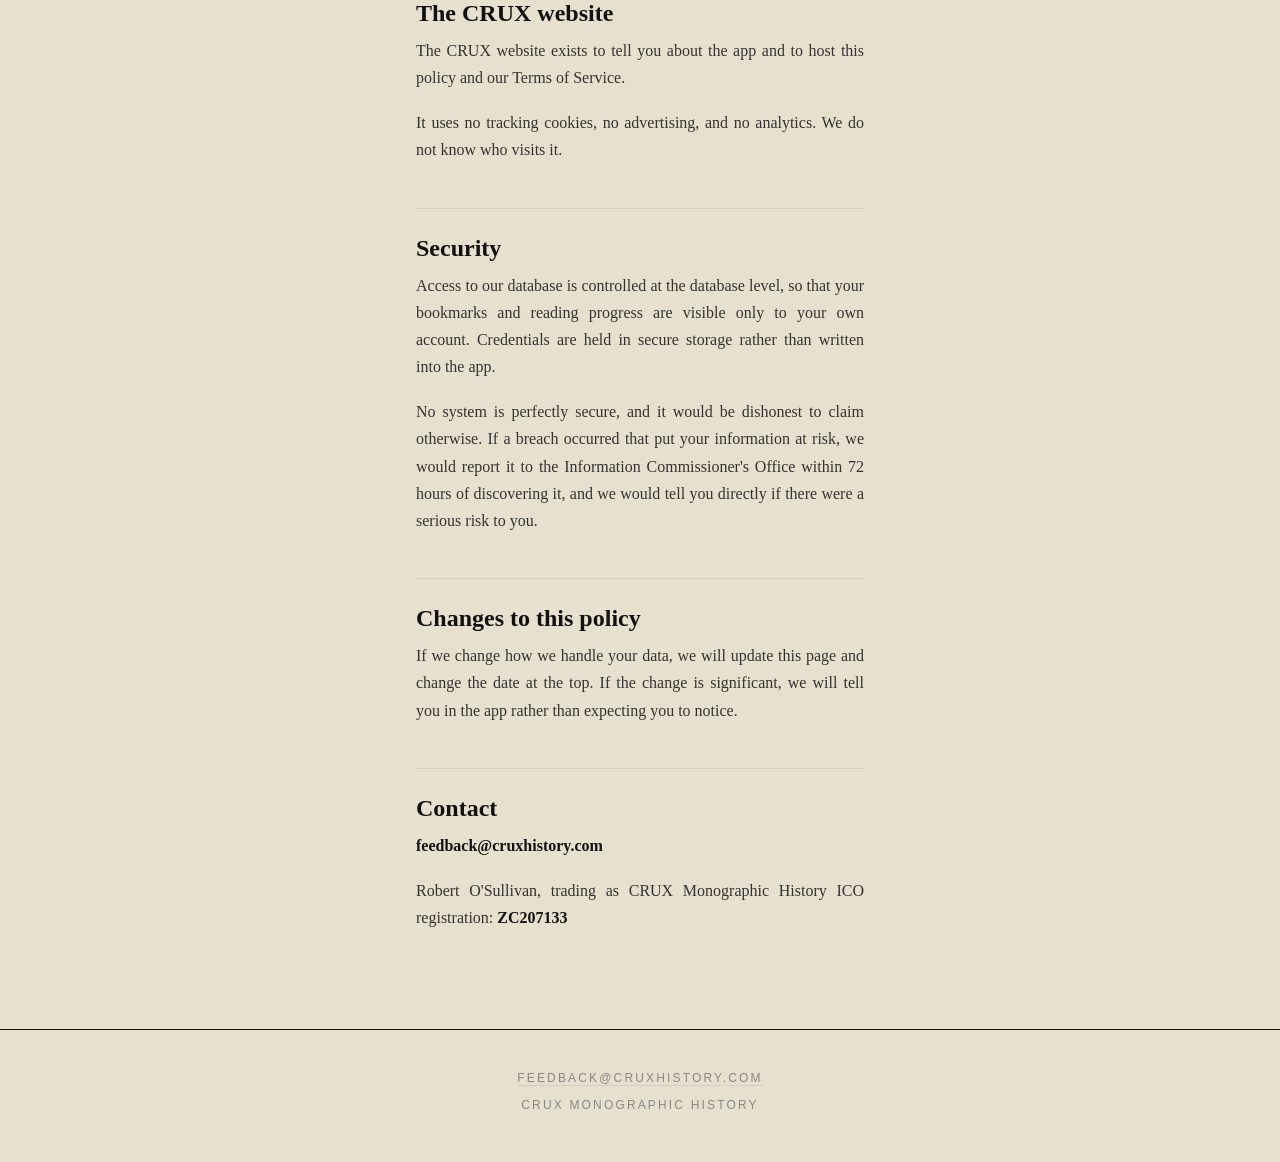
<file: privacy.html>
<!DOCTYPE html>
<html lang="en-GB">
<head>
<meta charset="utf-8">
<meta name="viewport" content="width=device-width, initial-scale=1">
<title>Privacy Notice — Crux Monographic History</title>
<meta name="description" content="How Crux Monographic History handles your personal data.">
<link rel="stylesheet" href="styles.css">
</head>
<body>
<a class="skip-link" href="#main">Skip to content</a>

<header class="masthead">
  <a class="masthead__mark" href="index.html" aria-label="CRUX home"><img src="assets/crux-icon.svg" alt=""></a>
  <button class="menu-toggle" type="button" aria-expanded="false" aria-controls="menu" aria-label="Open menu">
    <span></span><span></span><span></span>
  </button>
</header>

<nav class="menu" id="menu" data-open="false" aria-label="Main">
  <ul class="menu__list">
        <li><a href="index.html">Home</a></li>
        <li><a href="about.html">About Us</a></li>
        <li><a href="terms.html">Terms of Service</a></li>
        <li><a href="privacy.html">Privacy Notice</a></li>
        <li><a href="accessibility.html">Accessibility Statement</a></li>
  </ul>
</nav>
<main class="document" id="main">
  <p class="document__eyebrow">Crux Monographic History</p>
  <h1>Privacy Notice</h1>
  <p class="document__meta">Version 1.2<br>Last Updated: 30 October 2026</p>
<hr />
<h2>In short</h2>
<p>CRUX is a history reading app run by one person. We hold as little about you as we can get away with: an account identifier, your email address, and a record of what you have read so the app can show you your bookmarks, keep your place in an article, and suggest what to read next. We also keep a simple record of how the app is used, so we can see which articles are read and what to write next.</p>
<p>We do not sell your data. We do not advertise. We do not share your reading with anyone. You can delete everything we hold, from inside the app, at any time.</p>
<p>The rest of this page explains that properly.</p>
<hr />
<h2>Who we are</h2>
<p>CRUX Monographic History is operated by Robert O'Sullivan, trading as CRUX Monographic History. Under UK data protection law we are the "data controller" for the information described here, which means we are the ones responsible for it.</p>
<p>You can contact us about anything on this page at <strong>feedback@cruxhistory.com</strong>.</p>
<p>We are registered with the Information Commissioner's Office (the UK's data protection regulator) under registration reference <strong>ZC207133</strong>.</p>
<hr />
<h2>You can read CRUX without an account</h2>
<p>During the beta you do not need to sign in to read CRUX. Once the beta ends, you can read one article without signing in; to read more, you will need an account.</p>
<p>Signing in is needed if you want to bookmark something or have your reading progress saved to your account. If you never sign in, we hold no account information about you. We do not know your name or email address. Like any app that connects to the internet, the app and the services we use will still see your device's internet address, and give your device random anonymous install identifiers (see 'Who else touches your data').</p>
<hr />
<h2>What we collect, and why</h2>
<h3>If you sign in</h3>
<p>CRUX uses Sign in with Google and Sign in with Apple. There is no password to create and no registration form to fill in. When you sign in, we receive two things:</p>
<p><strong>An account identifier.</strong> A long string of characters that identifies your account to our systems. It is not your name and it means nothing outside CRUX.</p>
<p><strong>Your email address.</strong> We ask Google and Apple for your email address and nothing else. We deliberately do not request your name or your profile photo, because nothing in CRUX displays either.</p>
<p>We use your email address for one purpose: identifying your account and, if you subscribe, matching a purchase back to you if something goes wrong with it. If you contact Apple, Google or us about a billing problem, your email address is how your purchase gets matched back to your account. We do not send you marketing. We do not add you to a mailing list.</p>
<p>Your email address is stored in the authentication system and in a copy on your account's profile record. Both are deleted when you delete your account.</p>
<p>If you sign in with Google, the email address on your sign-in record refreshes each time you sign in, so it stays current. The copy on your profile is written when you first sign up. If you sign in with Apple, your email address is captured once when you first sign in.</p>
<h3>What you read</h3>
<p>To make the app work, CRUX records:</p>
<ul>
<li>which articles you have bookmarked</li>
<li>how far through an article you have read</li>
<li>which articles you have opened and completed, which reading format you used, and when you switched between formats</li>
<li>a record each time an article or podcast is accessed (your account identifier, the article, the format and the time), which lets us apply any free-reading limit</li>
</ul>
<p>This is a record of how CRUX is used. It stays inside CRUX and is not shared. It tells us in aggregate which articles people are reading and lets the app keep your place.</p>
<h3>Suggested reading</h3>
<p>CRUX also uses your reading history to suggest articles and collections you might want to read next. If you have been reading about the Napoleonic Wars, the app will put related pieces in front of you rather than a random selection.</p>
<p>That means CRUX does form a picture of what interests you, within the app. We would rather say so plainly than describe it as something else.</p>
<p>Two things are worth knowing about how this works:</p>
<ul>
<li>The suggestions are drawn only from what you have read in CRUX. We do not combine it with anything from outside the app, and there is nothing to combine it with, because we hold nothing else about you.</li>
<li>It affects what CRUX recommends, and nothing more. It has no bearing on what you pay, what you are allowed to read, or how you are treated.</li>
</ul>
<p>If you would rather not see personalised suggestions, email us at <strong>feedback@cruxhistory.com</strong> and we will switch them off for your account. You will get general recommendations instead, and nothing else about the app will change.</p>
<h3>What we do not do with any of it</h3>
<p>We do not use your reading to target you with advertising, we do not share it with anyone, and we do not sell it. It is deleted in full from our database when you delete your account.</p>
<h3>If you subscribe</h3>
<p>CRUX may offer a paid subscription. All payments are handled entirely by Apple and Google through their own payment systems.</p>
<p><strong>We never see your card details, your billing address, or any payment credentials.</strong> Those go to Apple or Google, not to us. We could not access them if we wanted to.</p>
<p>We use a service called RevenueCat to tell us whether your subscription is active. It reads the purchase receipt from Apple or Google and reports back a yes or a no. No money passes through it, and it receives your account identifier so it knows which subscription belongs to which account. RevenueCat starts when you open the app, before you sign in, and gives your device a random anonymous identifier. If you sign in, it is linked to your account identifier.</p>
<h3>If something goes wrong in the app</h3>
<p>We use a service called Sentry to tell us when the app crashes, so we can fix it. A crash report contains technical information about what the app was doing when it failed — the screen, the error, the line of code.</p>
<p>Crash reports include your account identifier, so that we can see when the same person is hitting the same fault repeatedly. <strong>Your email address is removed before the report is sent.</strong></p>
<p>Sentry also receives non-crash error warnings, podcast playback details (such as your position and whether it is buffering), a short trail of recent taps and network requests, and your device type and operating system version. All of it is linked to your account identifier once you have signed in, and your email address is removed. Reports from people who are not signed in carry no account identifier.</p>
<hr />
<h2>What we do not collect</h2>
<p>To be explicit, CRUX does not collect or hold:</p>
<ul>
<li>your name</li>
<li>your postal address</li>
<li>your phone number</li>
<li>your date of birth</li>
<li>your payment card details</li>
<li>your location</li>
<li>any advertising or tracking identifier</li>
</ul>
<p>We do not use advertising networks, we do not track you across other apps or websites, and we have no third-party analytics service watching your behaviour. We keep our own simple record of how the app is used, described above. When the app connects, the services we use see your device's internet address, which can indicate roughly where you are. We do not use it to work out your location.</p>
<hr />
<h2>Our legal basis for holding this</h2>
<p>UK data protection law requires us to have a specific reason for processing your information. Ours are:</p>
<p><strong>Performance of a contract.</strong> We need your account identifier and your subscription status in order to give you the service you have signed up for. Without them, we cannot let you into the app or know whether you have paid.</p>
<p><strong>Legitimate interests.</strong> Crash reports and reading records are held because we have a genuine interest in the app working properly, in knowing which articles are worth writing, and in recommending things you are likely to want to read.</p>
<p>We have weighed this against your own interests. The reading data stays inside CRUX, is never combined with anything from elsewhere, and is used to recommend articles, to see in aggregate which articles are read, and to apply any free-reading limit. It is not used to advertise to you or to price differently for you. We think a reader would expect a reading app to remember what they have read and suggest more of it. If you disagree, you can object, and we will turn the suggestions off for your account.</p>
<p><strong>Legal obligation.</strong> We keep certain records where the law requires it, for example for tax purposes.</p>
<hr />
<h2>Who else touches your data</h2>
<p>We are one person, so CRUX relies on a small number of established service providers. Each one is bound by a contract that permits them to use your data only to provide their service to us, and never for their own purposes.</p>
<table>
<thead>
<tr>
<th>Provider</th>
<th>What they do</th>
<th>What they hold</th>
</tr>
</thead>
<tbody>
<tr>
<td>Supabase</td>
<td>Our database, sign-in system and file storage</td>
<td>Account identifier, email address, bookmarks, reading progress, reading and access records, usage events, your settings</td>
</tr>
<tr>
<td>Sentry</td>
<td>Crash reporting</td>
<td>Account identifier and the technical detail described above. Email removed</td>
</tr>
<tr>
<td>RevenueCat</td>
<td>Subscription status</td>
<td>Account identifier, an anonymous app identifier, and subscription state</td>
</tr>
<tr>
<td>Apple</td>
<td>Sign in with Apple, and all payments on iOS</td>
<td>Governed by Apple's own privacy policy</td>
</tr>
<tr>
<td>Google</td>
<td>Sign in with Google, and all payments on Android</td>
<td>Governed by Google's own privacy policy</td>
</tr>
<tr>
<td>Expo</td>
<td>Builds and delivers app updates</td>
<td>A random install identifier and your device's internet address when the app checks for updates. Not linked to your account</td>
</tr>
<tr>
<td>GitHub</td>
<td>Hosts the CRUX website</td>
<td>No personal data</td>
</tr>
</tbody>
</table>
<p>Our Supabase database and our Sentry account are both hosted in the European Union. Where data is transferred outside the UK, it is protected by the safeguards required under UK data protection law, such as standard contractual clauses.</p>
<p>We will never sell your data. We will never share it with advertisers or data brokers. The only circumstance in which we would disclose your information to anyone else is if we were legally required to.</p>
<hr />
<h2>How long we keep it</h2>
<p>We keep your information for as long as your account exists. Records of articles opened by people who are not signed in are not linked to any person, and are kept without a time limit.</p>
<p>There is no fixed expiry date and we will not quietly delete an inactive account — if you come back to CRUX in three years, your bookmarks will still be there.</p>
<p>Your data is removed in two circumstances:</p>
<p><strong>You delete your account.</strong> Everything we hold in our own database goes immediately. See below.</p>
<p><strong>CRUX shuts down.</strong> If the app is permanently withdrawn, we will give at least 60 days' notice and then delete all user data. Nothing is retained, sold, or transferred to anyone else.</p>
<hr />
<h2>Deleting your account</h2>
<p>You can delete your account from inside the app, under Profile. You do not need to email us or ask permission.</p>
<p>If you can no longer use the app, email <a href="mailto:feedback@cruxhistory.com">feedback@cruxhistory.com</a> from the address on your account and we will delete your CRUX account and the data we hold in our own database.</p>
<p>When you do, the following happens automatically:</p>
<ol>
<li>Your bookmarks, reading progress and reading records are deleted from our database</li>
<li>Your usage events and access records are deleted</li>
<li>Any files associated with your account are removed from storage</li>
<li>Your account record, including your email address, is erased from the authentication system</li>
<li>You are signed out of RevenueCat on your device</li>
<li>You are signed out</li>
</ol>
<p>Two of our providers keep a separate record that we cannot delete from inside the app. RevenueCat keeps a customer record under your account identifier, which holds no name or email address, and Sentry keeps past error reports until its retention period ends. If you would like these removed sooner, email <strong>feedback@cruxhistory.com</strong> and we will ask them to delete them.</p>
<p>This is permanent and cannot be undone. If you sign in again afterwards, you get a brand new account with nothing in it.</p>
<p>One thing we cannot delete for you: if you have an active subscription, <strong>you must also cancel it through your Apple or Google account settings</strong>, because that is where the billing relationship sits. Deleting your CRUX account stops us from providing the service, but only Apple or Google can stop the payment. There are instructions in the app.</p>
<hr />
<h2>Your rights</h2>
<p>Under UK data protection law you have the right to:</p>
<ul>
<li><strong>be told</strong> what we hold about you — which is what this page is for</li>
<li><strong>get a copy</strong> of your data</li>
<li><strong>have mistakes corrected</strong></li>
<li><strong>have your data deleted</strong> — the in-app deletion above removes everything we hold in our own database, and the 'Deleting your account' section explains how to ask for the rest</li>
<li><strong>restrict</strong> what we do with it</li>
<li><strong>object</strong> to processing we carry out under legitimate interests</li>
<li><strong>take your data elsewhere</strong> in a portable format</li>
<li><strong>not be subject to automated decisions that significantly affect you</strong> — CRUX makes none. Suggested reading is chosen automatically, but it only changes what is recommended to you, and you can ask us to switch it off</li>
</ul>
<p>To exercise any of these, email <strong>feedback@cruxhistory.com</strong>. We will respond within one month. There is no charge.</p>
<p>If you are unhappy with how we have handled your information, you can complain to the Information Commissioner's Office at <strong>ico.org.uk</strong> or on <strong>0303 123 1113</strong>. We would rather you came to us first so we can put it right, but you are not obliged to.</p>
<hr />
<h2>Children</h2>
<p>CRUX is not intended for children under 13, and you should not create an account if you are under 13.</p>
<p>The app contains serious historical subject matter, some of which covers war, violence and other difficult material. It is written for adults and older readers.</p>
<p>If we become aware that we hold data belonging to a child under 13, we will delete it.</p>
<hr />
<h2>The CRUX website</h2>
<p>The CRUX website exists to tell you about the app and to host this policy and our Terms of Service.</p>
<p>It uses no tracking cookies, no advertising, and no analytics. We do not know who visits it.</p>
<hr />
<h2>Security</h2>
<p>Access to our database is controlled at the database level, so that your bookmarks and reading progress are visible only to your own account. Credentials are held in secure storage rather than written into the app.</p>
<p>No system is perfectly secure, and it would be dishonest to claim otherwise. If a breach occurred that put your information at risk, we would report it to the Information Commissioner's Office within 72 hours of discovering it, and we would tell you directly if there were a serious risk to you.</p>
<hr />
<h2>Changes to this policy</h2>
<p>If we change how we handle your data, we will update this page and change the date at the top. If the change is significant, we will tell you in the app rather than expecting you to notice.</p>
<hr />
<h2>Contact</h2>
<p><strong>feedback@cruxhistory.com</strong></p>
<p>Robert O'Sullivan, trading as CRUX Monographic History
ICO registration: <strong>ZC207133</strong></p>
</main>
<footer class="footer">
  <p><a href="mailto:feedback@cruxhistory.com">feedback@cruxhistory.com</a></p>
  <p>Crux Monographic History</p>
</footer>

<script>
(function () {
  var toggle = document.querySelector('.menu-toggle');
  var menu = document.getElementById('menu');
  if (!toggle || !menu) return;

  function setOpen(open) {
    menu.setAttribute('data-open', String(open));
    toggle.setAttribute('aria-expanded', String(open));
    toggle.setAttribute('aria-label', open ? 'Close menu' : 'Open menu');
    document.body.style.overflow = open ? 'hidden' : '';
    if (open) { var first = menu.querySelector('a'); if (first) first.focus(); }
  }

  toggle.addEventListener('click', function () {
    setOpen(menu.getAttribute('data-open') !== 'true');
  });

  document.addEventListener('keydown', function (e) {
    if (e.key === 'Escape' && menu.getAttribute('data-open') === 'true') {
      setOpen(false);
      toggle.focus();
    }
  });
})();
</script>
</body>
</html>
</file>
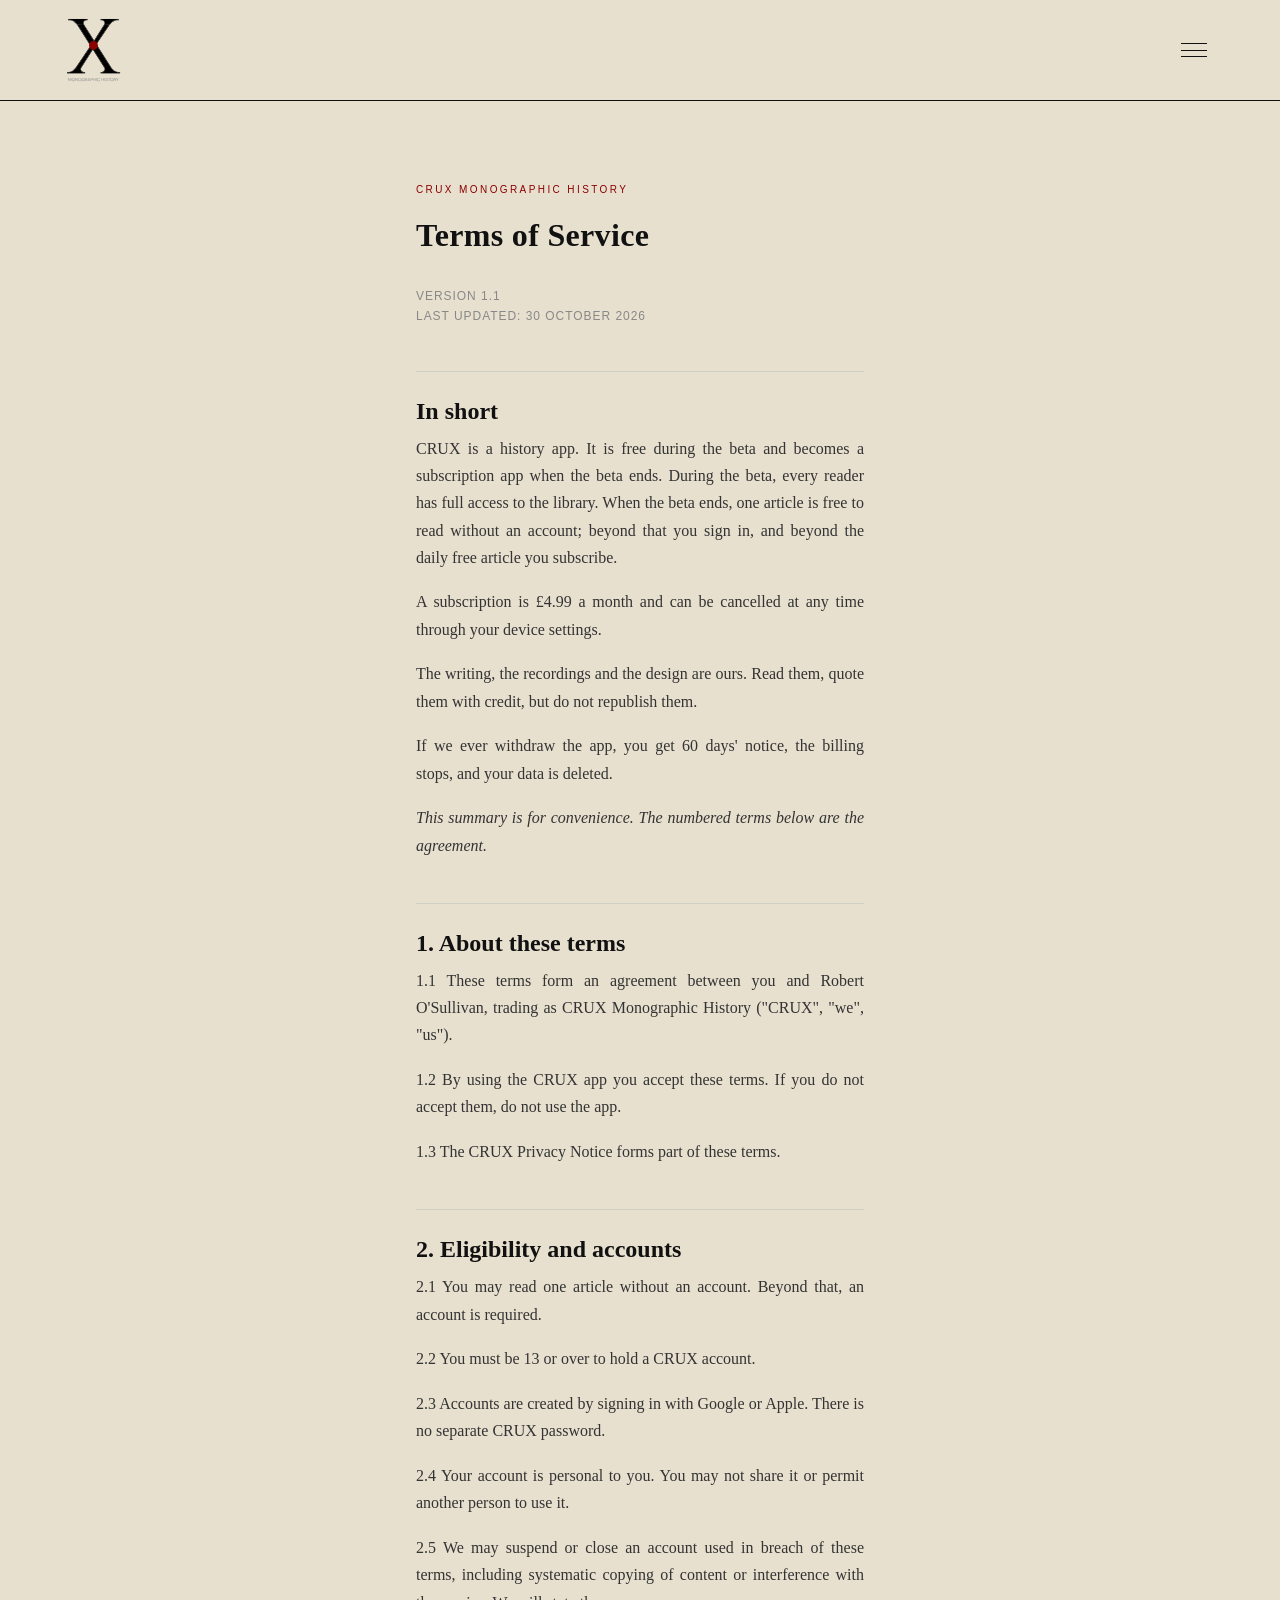
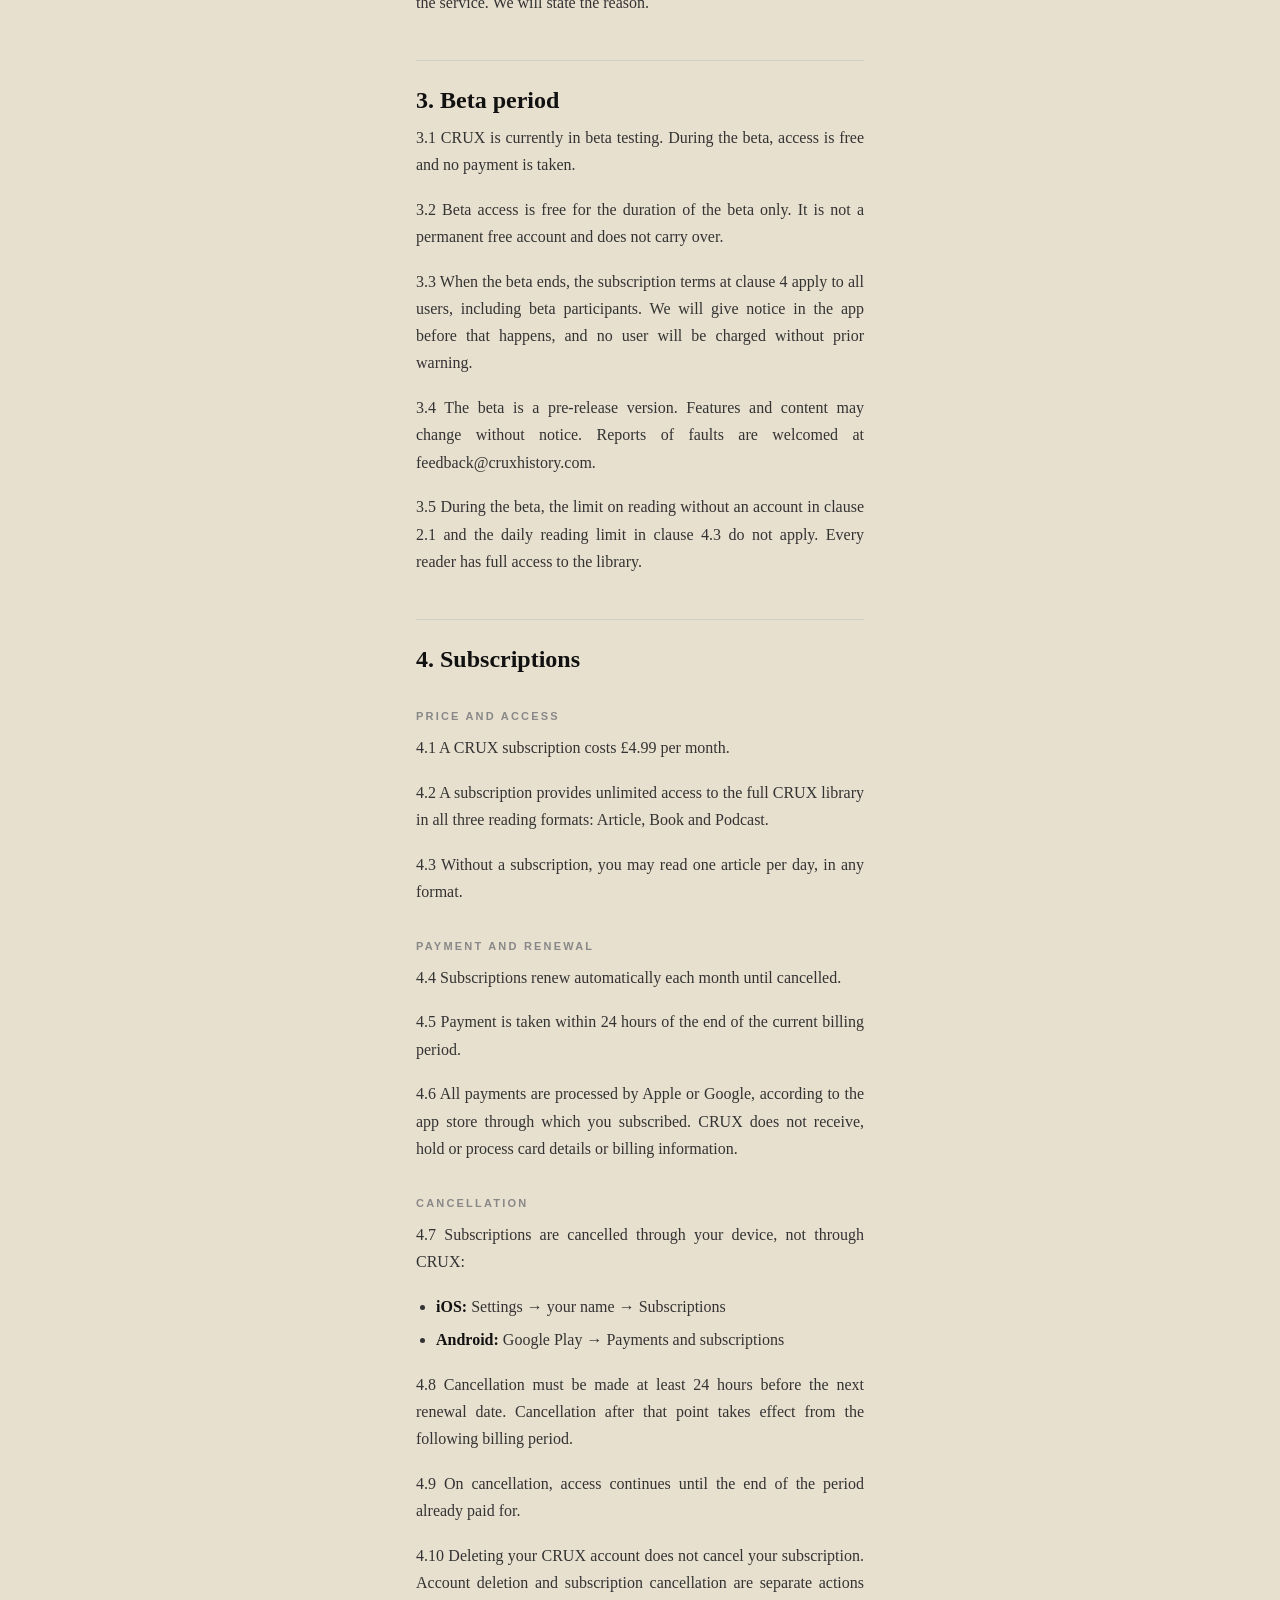
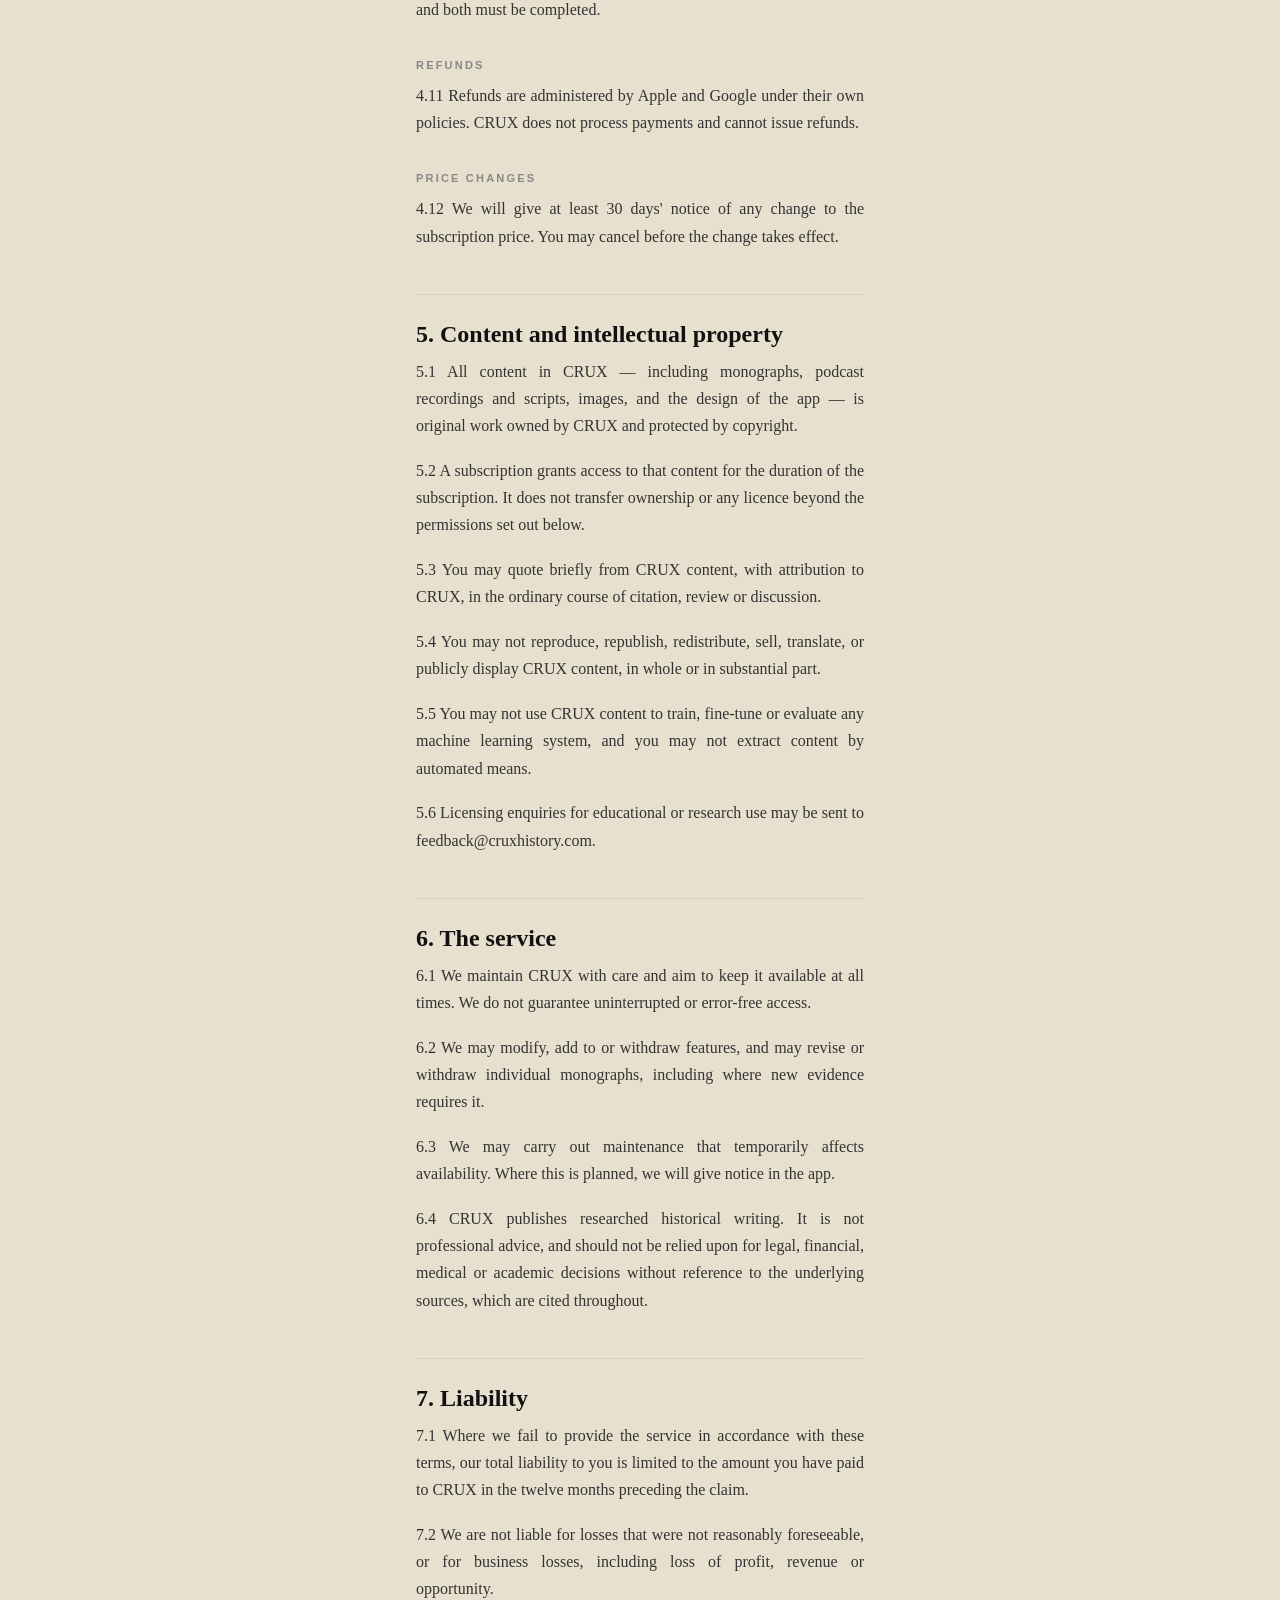
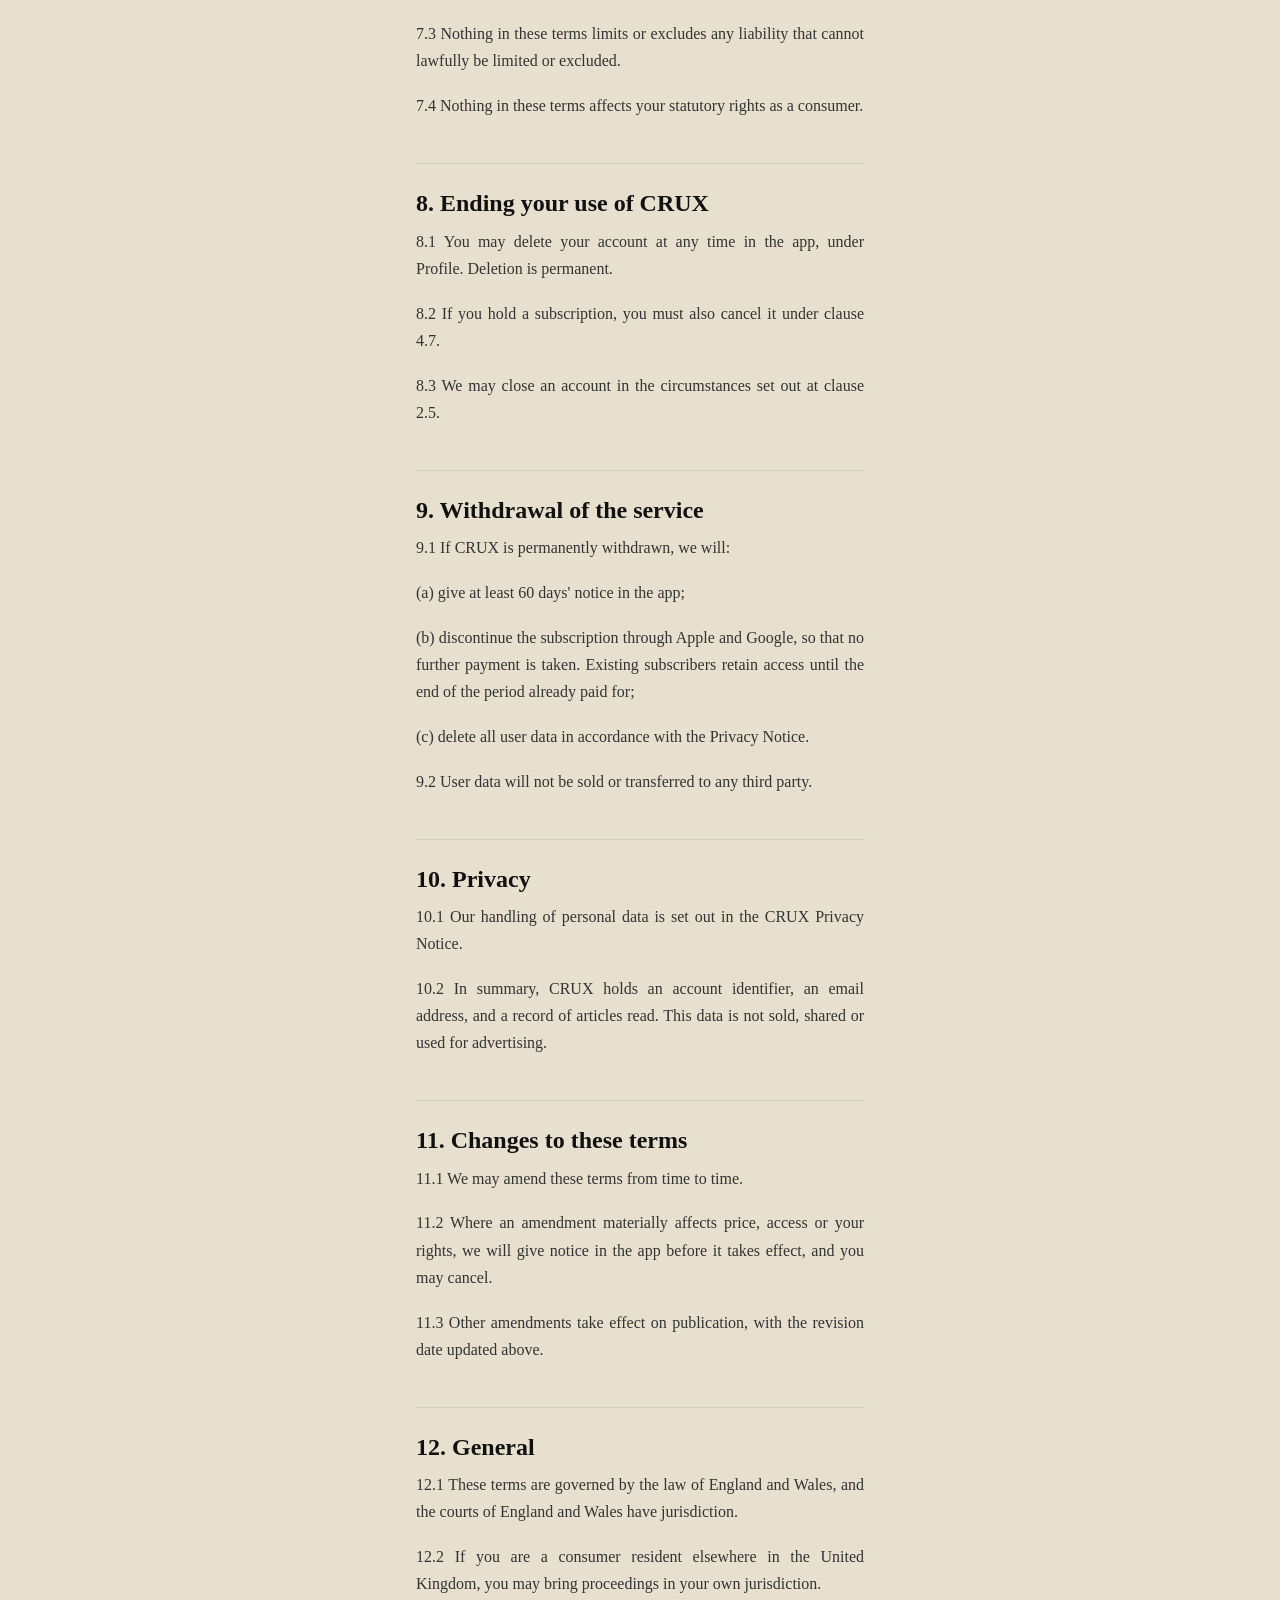
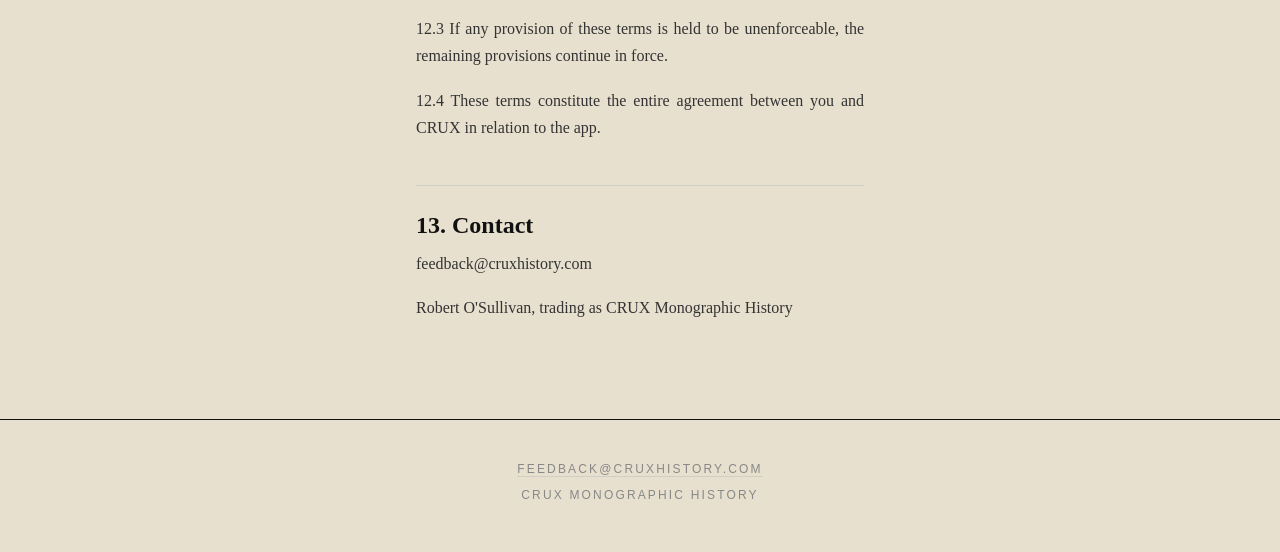
<file: terms.html>
<!DOCTYPE html>
<html lang="en-GB">
<head>
<meta charset="utf-8">
<meta name="viewport" content="width=device-width, initial-scale=1">
<title>Terms of Service — Crux Monographic History</title>
<meta name="description" content="The terms on which Crux Monographic History is provided.">
<link rel="stylesheet" href="styles.css">
</head>
<body>
<a class="skip-link" href="#main">Skip to content</a>

<header class="masthead">
  <a class="masthead__mark" href="index.html" aria-label="CRUX home"><img src="assets/crux-icon.svg" alt=""></a>
  <button class="menu-toggle" type="button" aria-expanded="false" aria-controls="menu" aria-label="Open menu">
    <span></span><span></span><span></span>
  </button>
</header>

<nav class="menu" id="menu" data-open="false" aria-label="Main">
  <ul class="menu__list">
        <li><a href="index.html">Home</a></li>
        <li><a href="about.html">About Us</a></li>
        <li><a href="terms.html">Terms of Service</a></li>
        <li><a href="privacy.html">Privacy Notice</a></li>
        <li><a href="accessibility.html">Accessibility Statement</a></li>
  </ul>
</nav>
<main class="document" id="main">
  <p class="document__eyebrow">Crux Monographic History</p>
  <h1>Terms of Service</h1>
  <p class="document__meta">Version 1.1<br>Last Updated: 30 October 2026</p>
<hr />
<h2>In short</h2>
<p>CRUX is a history app. It is free during the beta and becomes a subscription app when the beta ends. During the beta, every reader has full access to the library. When the beta ends, one article is free to read without an account; beyond that you sign in, and beyond the daily free article you subscribe.</p>
<p>A subscription is £4.99 a month and can be cancelled at any time through your device settings.</p>
<p>The writing, the recordings and the design are ours. Read them, quote them with credit, but do not republish them.</p>
<p>If we ever withdraw the app, you get 60 days' notice, the billing stops, and your data is deleted.</p>
<p><em>This summary is for convenience. The numbered terms below are the agreement.</em></p>
<hr />
<h2>1. About these terms</h2>
<p>1.1 These terms form an agreement between you and Robert O'Sullivan, trading as CRUX Monographic History ("CRUX", "we", "us").</p>
<p>1.2 By using the CRUX app you accept these terms. If you do not accept them, do not use the app.</p>
<p>1.3 The CRUX Privacy Notice forms part of these terms.</p>
<hr />
<h2>2. Eligibility and accounts</h2>
<p>2.1 You may read one article without an account. Beyond that, an account is required.</p>
<p>2.2 You must be 13 or over to hold a CRUX account.</p>
<p>2.3 Accounts are created by signing in with Google or Apple. There is no separate CRUX password.</p>
<p>2.4 Your account is personal to you. You may not share it or permit another person to use it.</p>
<p>2.5 We may suspend or close an account used in breach of these terms, including systematic copying of content or interference with the service. We will state the reason.</p>
<hr />
<h2>3. Beta period</h2>
<p>3.1 CRUX is currently in beta testing. During the beta, access is free and no payment is taken.</p>
<p>3.2 Beta access is free for the duration of the beta only. It is not a permanent free account and does not carry over.</p>
<p>3.3 When the beta ends, the subscription terms at clause 4 apply to all users, including beta participants. We will give notice in the app before that happens, and no user will be charged without prior warning.</p>
<p>3.4 The beta is a pre-release version. Features and content may change without notice. Reports of faults are welcomed at feedback@cruxhistory.com.</p>
<p>3.5 During the beta, the limit on reading without an account in clause 2.1 and the daily reading limit in clause 4.3 do not apply. Every reader has full access to the library.</p>
<hr />
<h2>4. Subscriptions</h2>
<h3>Price and access</h3>
<p>4.1 A CRUX subscription costs £4.99 per month.</p>
<p>4.2 A subscription provides unlimited access to the full CRUX library in all three reading formats: Article, Book and Podcast.</p>
<p>4.3 Without a subscription, you may read one article per day, in any format.</p>
<h3>Payment and renewal</h3>
<p>4.4 Subscriptions renew automatically each month until cancelled.</p>
<p>4.5 Payment is taken within 24 hours of the end of the current billing period.</p>
<p>4.6 All payments are processed by Apple or Google, according to the app store through which you subscribed. CRUX does not receive, hold or process card details or billing information.</p>
<h3>Cancellation</h3>
<p>4.7 Subscriptions are cancelled through your device, not through CRUX:</p>
<ul>
<li><strong>iOS:</strong> Settings → your name → Subscriptions</li>
<li><strong>Android:</strong> Google Play → Payments and subscriptions</li>
</ul>
<p>4.8 Cancellation must be made at least 24 hours before the next renewal date. Cancellation after that point takes effect from the following billing period.</p>
<p>4.9 On cancellation, access continues until the end of the period already paid for.</p>
<p>4.10 Deleting your CRUX account does not cancel your subscription. Account deletion and subscription cancellation are separate actions and both must be completed.</p>
<h3>Refunds</h3>
<p>4.11 Refunds are administered by Apple and Google under their own policies. CRUX does not process payments and cannot issue refunds.</p>
<h3>Price changes</h3>
<p>4.12 We will give at least 30 days' notice of any change to the subscription price. You may cancel before the change takes effect.</p>
<hr />
<h2>5. Content and intellectual property</h2>
<p>5.1 All content in CRUX — including monographs, podcast recordings and scripts, images, and the design of the app — is original work owned by CRUX and protected by copyright.</p>
<p>5.2 A subscription grants access to that content for the duration of the subscription. It does not transfer ownership or any licence beyond the permissions set out below.</p>
<p>5.3 You may quote briefly from CRUX content, with attribution to CRUX, in the ordinary course of citation, review or discussion.</p>
<p>5.4 You may not reproduce, republish, redistribute, sell, translate, or publicly display CRUX content, in whole or in substantial part.</p>
<p>5.5 You may not use CRUX content to train, fine-tune or evaluate any machine learning system, and you may not extract content by automated means.</p>
<p>5.6 Licensing enquiries for educational or research use may be sent to feedback@cruxhistory.com.</p>
<hr />
<h2>6. The service</h2>
<p>6.1 We maintain CRUX with care and aim to keep it available at all times. We do not guarantee uninterrupted or error-free access.</p>
<p>6.2 We may modify, add to or withdraw features, and may revise or withdraw individual monographs, including where new evidence requires it.</p>
<p>6.3 We may carry out maintenance that temporarily affects availability. Where this is planned, we will give notice in the app.</p>
<p>6.4 CRUX publishes researched historical writing. It is not professional advice, and should not be relied upon for legal, financial, medical or academic decisions without reference to the underlying sources, which are cited throughout.</p>
<hr />
<h2>7. Liability</h2>
<p>7.1 Where we fail to provide the service in accordance with these terms, our total liability to you is limited to the amount you have paid to CRUX in the twelve months preceding the claim.</p>
<p>7.2 We are not liable for losses that were not reasonably foreseeable, or for business losses, including loss of profit, revenue or opportunity.</p>
<p>7.3 Nothing in these terms limits or excludes any liability that cannot lawfully be limited or excluded.</p>
<p>7.4 Nothing in these terms affects your statutory rights as a consumer.</p>
<hr />
<h2>8. Ending your use of CRUX</h2>
<p>8.1 You may delete your account at any time in the app, under Profile. Deletion is permanent.</p>
<p>8.2 If you hold a subscription, you must also cancel it under clause 4.7.</p>
<p>8.3 We may close an account in the circumstances set out at clause 2.5.</p>
<hr />
<h2>9. Withdrawal of the service</h2>
<p>9.1 If CRUX is permanently withdrawn, we will:</p>
<p>(a) give at least 60 days' notice in the app;</p>
<p>(b) discontinue the subscription through Apple and Google, so that no further payment is taken. Existing subscribers retain access until the end of the period already paid for;</p>
<p>(c) delete all user data in accordance with the Privacy Notice.</p>
<p>9.2 User data will not be sold or transferred to any third party.</p>
<hr />
<h2>10. Privacy</h2>
<p>10.1 Our handling of personal data is set out in the CRUX Privacy Notice.</p>
<p>10.2 In summary, CRUX holds an account identifier, an email address, and a record of articles read. This data is not sold, shared or used for advertising.</p>
<hr />
<h2>11. Changes to these terms</h2>
<p>11.1 We may amend these terms from time to time.</p>
<p>11.2 Where an amendment materially affects price, access or your rights, we will give notice in the app before it takes effect, and you may cancel.</p>
<p>11.3 Other amendments take effect on publication, with the revision date updated above.</p>
<hr />
<h2>12. General</h2>
<p>12.1 These terms are governed by the law of England and Wales, and the courts of England and Wales have jurisdiction.</p>
<p>12.2 If you are a consumer resident elsewhere in the United Kingdom, you may bring proceedings in your own jurisdiction.</p>
<p>12.3 If any provision of these terms is held to be unenforceable, the remaining provisions continue in force.</p>
<p>12.4 These terms constitute the entire agreement between you and CRUX in relation to the app.</p>
<hr />
<h2>13. Contact</h2>
<p>feedback@cruxhistory.com</p>
<p>Robert O'Sullivan, trading as CRUX Monographic History</p>
</main>
<footer class="footer">
  <p><a href="mailto:feedback@cruxhistory.com">feedback@cruxhistory.com</a></p>
  <p>Crux Monographic History</p>
</footer>

<script>
(function () {
  var toggle = document.querySelector('.menu-toggle');
  var menu = document.getElementById('menu');
  if (!toggle || !menu) return;

  function setOpen(open) {
    menu.setAttribute('data-open', String(open));
    toggle.setAttribute('aria-expanded', String(open));
    toggle.setAttribute('aria-label', open ? 'Close menu' : 'Open menu');
    document.body.style.overflow = open ? 'hidden' : '';
    if (open) { var first = menu.querySelector('a'); if (first) first.focus(); }
  }

  toggle.addEventListener('click', function () {
    setOpen(menu.getAttribute('data-open') !== 'true');
  });

  document.addEventListener('keydown', function (e) {
    if (e.key === 'Escape' && menu.getAttribute('data-open') === 'true') {
      setOpen(false);
      toggle.focus();
    }
  });
})();
</script>
</body>
</html>
</file>
<file: styles.css>
/* ==========================================================================
   CRUX Monographic History — cruxhistory.com
   Built to Crux Brand Guidelines v1.0 (June 2026).
   Six colours, no others. Two typefaces, no others.
   Square corners. No gradients. No shadows. Crimson as accent only.
   No web fonts: Georgia and the system sans are on every device, and
   loading a font from a third party would contradict the Privacy Notice.
   ========================================================================== */

:root {
  /* The approved six */
  --charcoal:   #111111;  /* primary text, wordmark, structural lines */
  --crimson:    #8B0000;  /* accent, crux node, active states */
  --linen:      #E8E0CF;  /* canvas background, all primary surfaces */
  --parchment:  #D0CFC5;  /* callout boxes, thesis panels, secondary surfaces */
  --grey:       #888888;  /* subheadings, captions, secondary labels */
  --ink:        #333333;  /* body text on light backgrounds */

  --serif: Georgia, 'Cormorant Garamond', 'Times New Roman', serif;
  --sans:  -apple-system, BlinkMacSystemFont, 'Segoe UI', Roboto, Helvetica, Arial, sans-serif;

  --measure: 36rem;
  --gutter:  clamp(1.5rem, 5vw, 4rem);
  --rule:    #D0CFC5;   /* Parchment, used for hairline separators */
}

*, *::before, *::after { box-sizing: border-box; }

html { -webkit-text-size-adjust: 100%; }

body {
  margin: 0;
  background: var(--linen);
  color: var(--ink);
  font-family: var(--serif);
  font-size: 16px;
  line-height: 1.7;
}

/* --------------------------------------------------------------- masthead */

.masthead {
  display: flex;
  align-items: center;
  justify-content: space-between;
  padding: 1rem var(--gutter);
  border-bottom: 1px solid var(--charcoal);
}

.masthead__mark {
  display: inline-flex;
  align-items: center;
  min-height: 44px;
  text-decoration: none;
}

.masthead__mark img {
  display: block;
  height: clamp(52px, 6vw, 68px);
  width: auto;
}

/* ------------------------------------------------------------- menu toggle */

.menu-toggle {
  width: 44px;
  height: 44px;
  padding: 0;
  border: 0;
  background: none;
  cursor: pointer;
  position: relative;
  color: var(--charcoal);
  z-index: 50;
}

.menu-toggle span {
  position: absolute;
  left: 9px;
  width: 26px;
  height: 1px;
  background: currentColor;
  transition: transform 180ms ease, opacity 120ms ease;
}

.menu-toggle span:nth-child(1) { top: 15px; }
.menu-toggle span:nth-child(2) { top: 21.5px; }
.menu-toggle span:nth-child(3) { top: 28px; }

.menu-toggle[aria-expanded="true"] { color: var(--linen); }
.menu-toggle[aria-expanded="true"] span:nth-child(1) { top: 21.5px; transform: rotate(45deg); }
.menu-toggle[aria-expanded="true"] span:nth-child(2) { opacity: 0; }
.menu-toggle[aria-expanded="true"] span:nth-child(3) { top: 21.5px; transform: rotate(-45deg); }

/* -------------------------------------------------------------- menu panel
   Secondary logo variation: black background, per the guidelines.
   Crimson is an accent here, never the surface.                            */

.menu {
  position: fixed;
  inset: 0;
  z-index: 40;
  background: var(--charcoal);
  display: flex;
  align-items: center;
  justify-content: center;
  visibility: hidden;
  opacity: 0;
  transition: opacity 200ms ease, visibility 0s linear 200ms;
}

.menu[data-open="true"] {
  visibility: visible;
  opacity: 1;
  transition: opacity 200ms ease;
}

.menu__list { list-style: none; margin: 0; padding: 0 var(--gutter); }

.menu__list li { border-bottom: 1px solid var(--ink); }
.menu__list li:first-child { border-top: 1px solid var(--ink); }

.menu__list a {
  display: block;
  font-family: var(--sans);
  font-size: 0.75rem;
  letter-spacing: 0.22em;
  text-transform: uppercase;
  color: var(--linen);
  text-decoration: none;
  padding: 1.5rem 0;
  min-width: 16rem;
  position: relative;
}

.menu__list a::before {
  content: '';
  position: absolute;
  left: -1rem;
  top: 50%;
  width: 4px;
  height: 4px;
  background: var(--crimson);
  opacity: 0;
  transform: translateY(-50%);
  transition: opacity 140ms ease;
}

.menu__list a:hover::before,
.menu__list a:focus-visible::before { opacity: 1; }

/* -------------------------------------------------------------------- cover */

.cover {
  min-height: calc(100vh - 104px);
  min-height: calc(100svh - 104px);
  display: flex;
  flex-direction: column;
  align-items: center;
  justify-content: center;
  text-align: center;
  padding: 4rem var(--gutter) 5rem;
}

/* Wordmark: high-contrast serif at generous scale. The crimson dot marks
   the intersection of the X — the visual crux. */

.cover__logo {
  display: block;
  width: min(88vw, 46rem);
  height: auto;
  margin: 0 auto;
}

.cover__rule {
  width: 100%;
  max-width: 22rem;
  height: 1px;
  background: var(--charcoal);
  border: 0;
  margin: 3rem auto;
}

.cover__tagline {
  font-family: var(--serif);
  font-style: italic;
  font-size: clamp(1.125rem, 0.9rem + 1vw, 1.75rem);
  color: var(--crimson);
  margin: 0;
  letter-spacing: 0.01em;
}

/* -------------------------------------------------------------- store badges
   Official Apple and Google artwork, used unaltered. Both are shown at the
   same height. Apple asks for clear space of a quarter of the badge height
   (11px at 44px), so the gap between badges is 12px.                      */

.stores {
  display: flex;
  flex-wrap: wrap;
  gap: 0.75rem;
  justify-content: center;
  margin-top: 3.25rem;
}

.stores__link {
  display: inline-block;
  line-height: 0;
}

.stores__img {
  display: block;
  height: 44px;
  width: auto;
}

/* --------------------------------------------------------------- documents */

.document {
  max-width: var(--measure);
  margin: 0 auto;
  padding: clamp(2.5rem, 7vw, 5rem) var(--gutter) 5rem;
}

.document__eyebrow {
  font-family: var(--sans);
  font-size: 0.625rem;
  letter-spacing: 0.24em;
  text-transform: uppercase;
  color: var(--crimson);
  margin: 0 0 0.75rem;
}

.document__meta {
  font-family: var(--sans);
  font-size: 0.75rem;
  letter-spacing: 0.08em;
  text-transform: uppercase;
  color: var(--grey);
  margin: -1.5rem 0 2.5rem;
}

.document h1 {
  font-family: var(--serif);
  font-weight: 700;
  font-size: 2rem;
  line-height: 1.2;
  letter-spacing: 0.01em;
  color: var(--charcoal);
  margin: 0 0 2rem;
}

.document h2 {
  font-family: var(--serif);
  font-weight: 700;
  font-size: 1.5rem;
  line-height: 1.3;
  color: var(--charcoal);
  margin: 2.75rem 0 0.5rem;
  padding-top: 1.5rem;
  border-top: 1px solid var(--rule);
}

.document h3 {
  font-family: var(--sans);
  font-weight: 600;
  font-size: 0.6875rem;
  letter-spacing: 0.2em;
  text-transform: uppercase;
  color: var(--grey);
  margin: 2rem 0 0.5rem;
}

.document p { margin: 0 0 1.1rem; }
.document strong { font-weight: 700; color: var(--charcoal); }
.document em { font-style: italic; }

.document p,
.document li {
  text-align: justify;
  -webkit-hyphens: auto;
  hyphens: auto;
}

.document__meta,
.document figcaption {
  text-align: left;
  hyphens: manual;
}

.document a { color: var(--crimson); text-underline-offset: 0.2em; }

.document ul, .document ol { margin: 0 0 1.1rem; padding-left: 1.25rem; }
.document li { margin-bottom: 0.4rem; }

.document hr { display: none; }

.document blockquote {
  margin: 1.5rem 0;
  padding: 1.25rem 1.5rem;
  background: var(--parchment);
  font-style: italic;
}

.document table {
  width: 100%;
  border-collapse: collapse;
  margin: 0 0 1.5rem;
  font-size: 0.875rem;
}

.document th, .document td {
  text-align: left;
  padding: 0.65rem 0.75rem;
  border-bottom: 1px solid var(--rule);
  vertical-align: top;
}

.document th {
  font-family: var(--sans);
  font-size: 0.625rem;
  letter-spacing: 0.16em;
  text-transform: uppercase;
  font-weight: 600;
  color: var(--charcoal);
  border-bottom: 1px solid var(--charcoal);
}

/* ----------------------------------------------------------------- footer */

.footer {
  border-top: 1px solid var(--charcoal);
  padding: 2rem var(--gutter) 2.5rem;
  text-align: center;
  font-family: var(--sans);
  font-size: 0.75rem;
  letter-spacing: 0.18em;
  text-transform: uppercase;
  color: var(--grey);
}

.footer a { color: var(--grey); text-decoration: none; border-bottom: 1px solid var(--rule); }
.footer a:hover, .footer a:focus-visible { color: var(--charcoal); border-bottom-color: var(--charcoal); }
.footer p { margin: 0.4rem 0; }

/* ------------------------------------------------------------ accessibility */

a:focus-visible, button:focus-visible {
  outline: 2px solid var(--crimson);
  outline-offset: 3px;
}

.menu[data-open="true"] a:focus-visible { outline-color: var(--linen); }

.skip-link {
  position: absolute;
  left: -9999px;
  top: 0;
  background: var(--charcoal);
  color: var(--linen);
  padding: 0.75rem 1.25rem;
  font-family: var(--sans);
  font-size: 0.75rem;
  letter-spacing: 0.14em;
  text-transform: uppercase;
  z-index: 60;
}

.skip-link:focus { left: 0; }

@media (prefers-reduced-motion: reduce) {
  *, *::before, *::after {
    transition-duration: 0.01ms !important;
    animation-duration: 0.01ms !important;
  }
}

/* ------------------------------------------------------- the X-axis figure */

.figure {
  margin: 2.25rem 0 2.5rem;
  padding: 1.75rem;
  border: 1px solid var(--charcoal);
}

.figure__body {
  display: flex;
  align-items: center;
  gap: 2rem;
}

.figure__key { flex: 1 1 auto; min-width: 0; }

.figure__row {
  padding: 1rem 1.25rem;
  text-align: center;
}

.figure__row--crux { background: var(--parchment); }

.figure__label {
  display: block;
  font-family: var(--sans);
  font-size: 0.6875rem;
  font-weight: 700;
  letter-spacing: 0.2em;
  text-transform: uppercase;
  color: var(--grey);
  margin-bottom: 0.35rem;
}

.figure__row--crux .figure__label { color: var(--crimson); }

.figure__note {
  display: block;
  font-family: var(--serif);
  font-style: italic;
  font-size: 0.9375rem;
  line-height: 1.4;
  color: var(--ink);
}

.figure__x {
  flex: 0 0 auto;
  width: clamp(9rem, 26%, 13rem);
  height: auto;
  align-self: center;
}

.figure figcaption {
  font-family: var(--sans);
  font-size: 0.75rem;
  line-height: 1.55;
  color: var(--ink);
  margin-top: 1.75rem;
  padding-top: 1.25rem;
  border-top: 1px solid var(--parchment);
}

.figure figcaption b {
  display: block;
  font-size: 0.625rem;
  letter-spacing: 0.2em;
  text-transform: uppercase;
  color: var(--crimson);
  margin-bottom: 0.4rem;
  font-weight: 700;
}

@media (max-width: 34rem) {
  .figure { padding: 1.25rem; }
  .figure__body { flex-direction: column-reverse; gap: 1.5rem; }
  .figure__x { width: 9rem; }
  .figure__key { width: 100%; }
}
</file>
